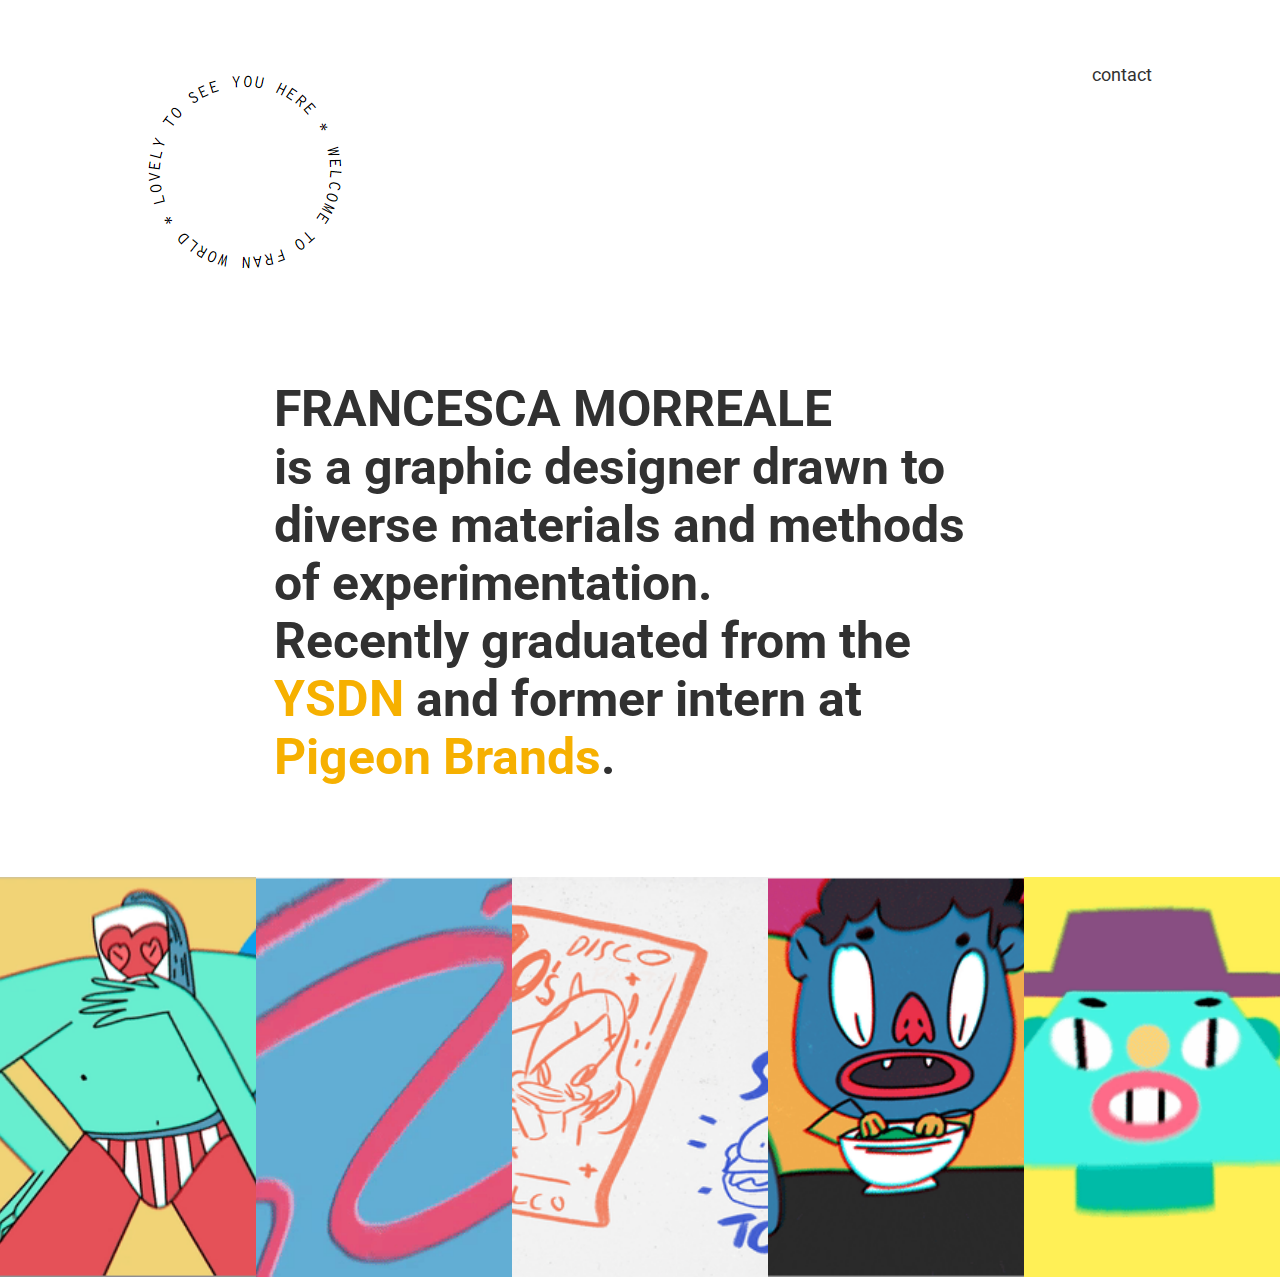
<file: index.html>
<!DOCTYPE html>
<html>
  <head>
    <title>Fran World</title>
    <meta charset="UTF-8">
    <meta name="description" content="Francesca Morreale. Graphic Designer in Hamilton, ON.">
    <meta name="keywords" content="UI,UX,Designer,Hamilton">
    <meta name="author" content="Francesca Morreale">
    <meta name="viewport" content="width=device-width, initial-scale=1.0">
    <link href="https://fonts.googleapis.com/css?family=IBM+Plex+Sans:400,500,500i,700,700i" rel="stylesheet">
    <link href="https://fonts.googleapis.com/css?family=IBM+Plex+Sans:400,500,500i,700,700i|Roboto" rel="stylesheet">
    <link href="https://fonts.googleapis.com/css?family=Overpass+Mono" rel="stylesheet">
    <link rel="stylesheet" type="text/css" href="styles.css"> 
  </head>
  <body>
    <section class="home-container">
      <header class="home-container-nav">
        <div class="spinner">
          <img src="assets/spinner.PNG"/>
        </div>
        <div class="nav"><a href="/contact">contact</a></div>
      </header>

      <div class="hello">
        <h1 class="name">Francesca Morreale</h1>
        <h1 class="description">is a graphic designer drawn to diverse materials and methods of experimentation.</h1>
        <h1 class="description">Recently graduated from the <span class="special">YSDN</span> and former intern at <span class="special">Pigeon Brands</span>.</h1>
      </div>
    </section>

    <section class="case-studies">
      <div onclick="location.href = '/casestudies/1';" class="case-study-wrapper" data-cs="1"><div data-cs="1" class="case-study"></div></div>
      <div onclick="location.href = '/casestudies/2';" class="case-study-wrapper" data-cs="2"><div data-cs="2" class="case-study"></div></div>
      <div onclick="location.href = '/casestudies/3';" class="case-study-wrapper" data-cs="3"><div data-cs="3" class="case-study"></div></div>
      <div onclick="location.href = '/casestudies/4';" class="case-study-wrapper" data-cs="4"><div data-cs="4" class="case-study"></div></div>
      <div onclick="location.href = '/casestudies/5';" class="case-study-wrapper" data-cs="5"><div data-cs="5" class="case-study"></div></div>
    </section>

    <!-- 3rd party JS Libraries -->
    <script src="https://cdnjs.cloudflare.com/ajax/libs/jquery/3.3.1/jquery.min.js"></script>
    <script src="index.js"></script> 
    
  </body>
</html>
</file>
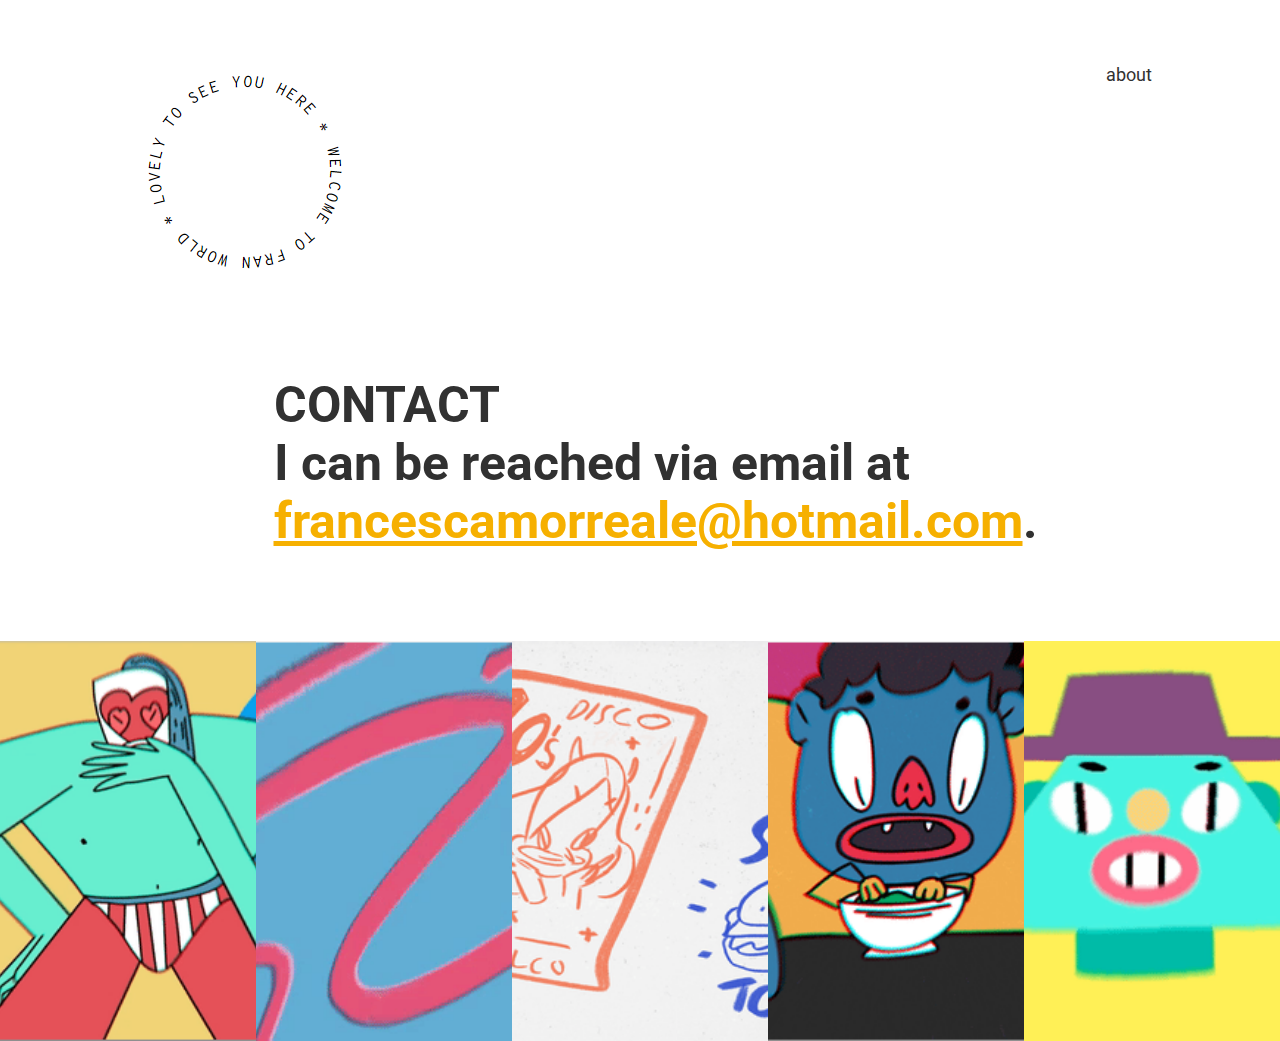
<file: contact/index.html>
<html>
  <head>
    <title>Fran World - Contact</title>
    <meta charset="UTF-8">
    <meta name="description" content="Francesca Morreale. Graphic Designer in Hamilton, ON.">
    <meta name="keywords" content="UI,UX,Designer,Hamilton">
    <meta name="author" content="Francesca Morreale">
    <meta name="viewport" content="width=device-width, initial-scale=1.0">
    <link href="https://fonts.googleapis.com/css?family=IBM+Plex+Sans:400,500,500i,700,700i" rel="stylesheet">
    <link href="https://fonts.googleapis.com/css?family=IBM+Plex+Sans:400,500,500i,700,700i|Roboto" rel="stylesheet">
    <link href="https://fonts.googleapis.com/css?family=Overpass+Mono" rel="stylesheet">
    <link rel="stylesheet" type="text/css" href="../styles.css"> 
  </head>
  <body>
    <section class="home-container">
      <header class="home-container-nav">
        <div class="spinner">
          <img src="../assets/spinner.PNG"/>
        </div>
        <div class="nav"><a href="/">about</a></div>
      </header>

      <div class="hello">
        <h1 class="name">Contact</h1>
        <h1 class="description">I can be reached via email at <a class="special" href="mailto:francescamorreale@hotmail.com?Subject=Hello!" target="_top">francescamorreale@hotmail.com</a>.</h1>
      </div>
    </section>

    <section class="case-studies">
      <div onclick="location.href = '/casestudies/1';" class="case-study-wrapper" data-cs="1"><div data-cs="1" class="case-study"></div></div>
      <div onclick="location.href = '/casestudies/2';" class="case-study-wrapper" data-cs="2"><div data-cs="2" class="case-study"></div></div>
      <div onclick="location.href = '/casestudies/3';" class="case-study-wrapper" data-cs="3"><div data-cs="3" class="case-study"></div></div>
      <div onclick="location.href = '/casestudies/4';" class="case-study-wrapper" data-cs="4"><div data-cs="4" class="case-study"></div></div>
      <div onclick="location.href = '/casestudies/5';" class="case-study-wrapper" data-cs="5"><div data-cs="5" class="case-study"></div></div>
    </section>

    <!-- 3rd party JS Libraries -->
    <script src="https://cdnjs.cloudflare.com/ajax/libs/jquery/3.3.1/jquery.min.js"></script>
    <script src="../index.js"/> 
    
  </body>
</html>
</file>
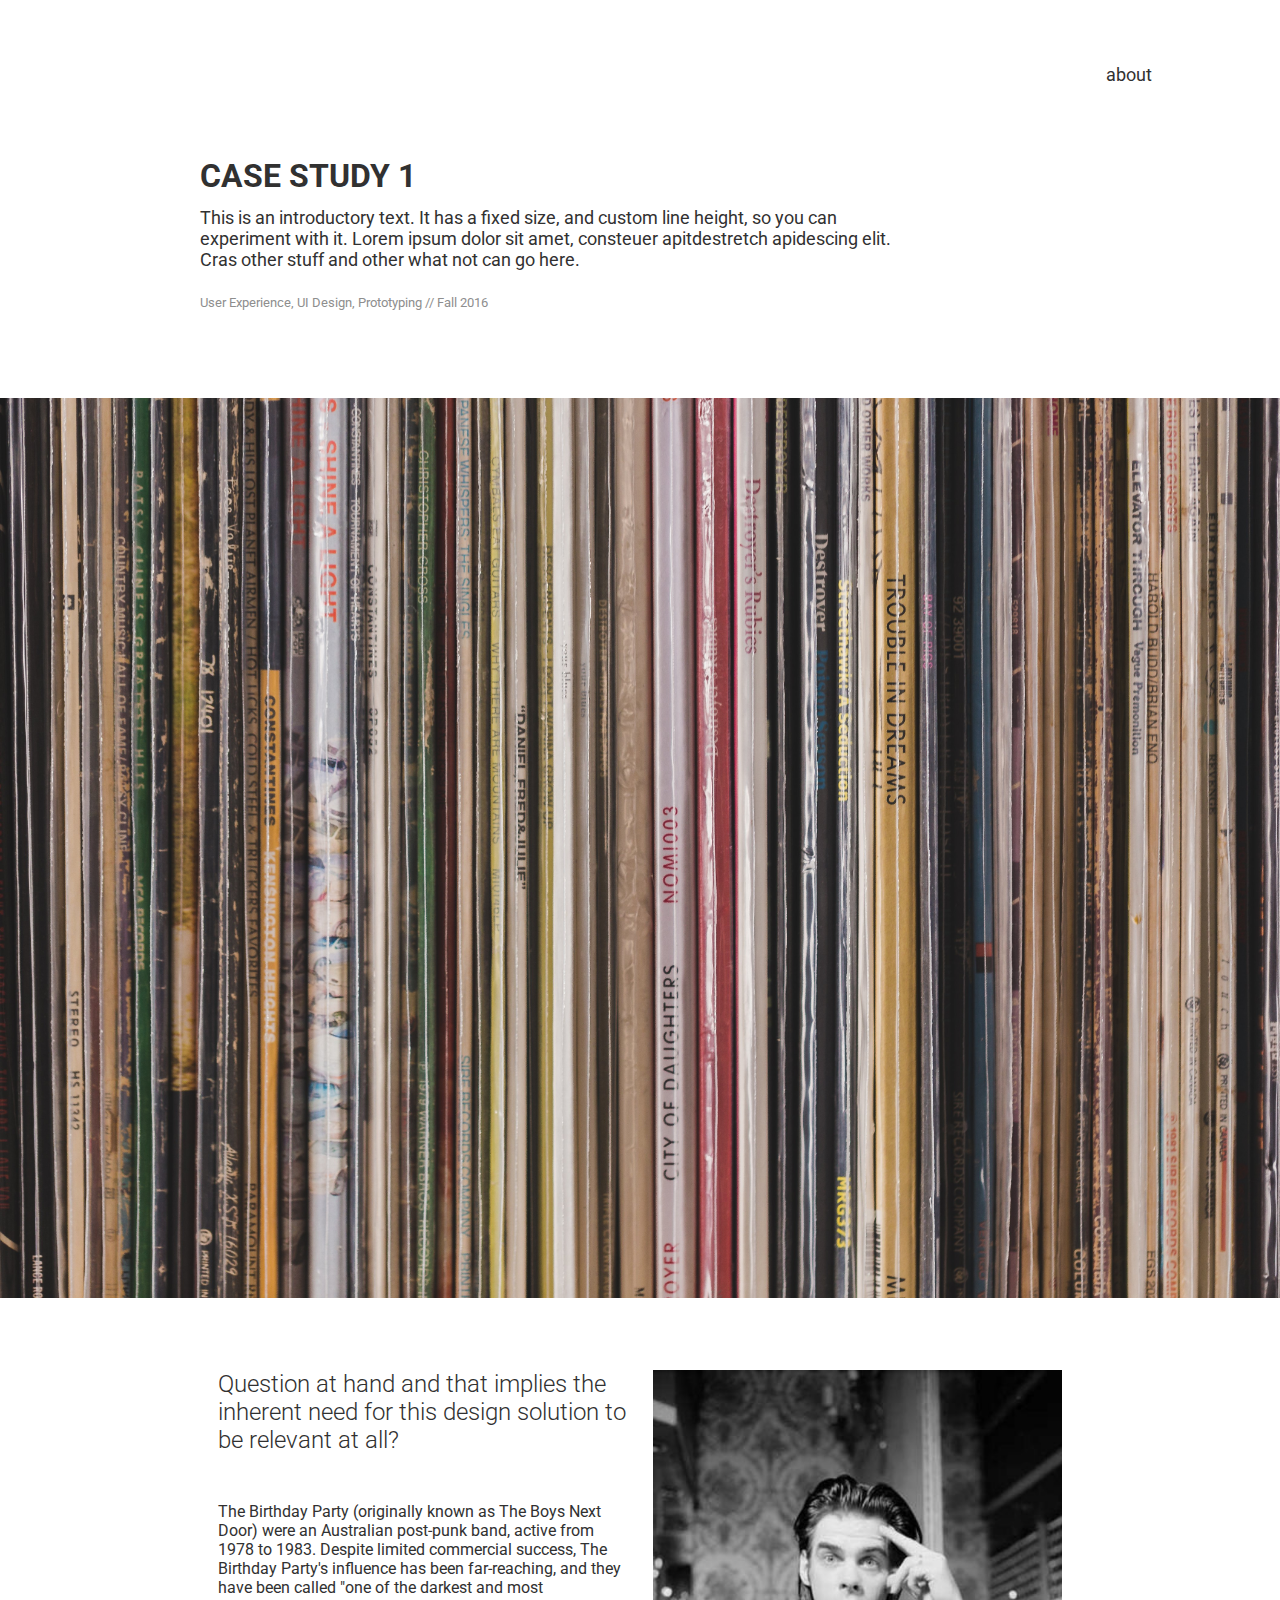
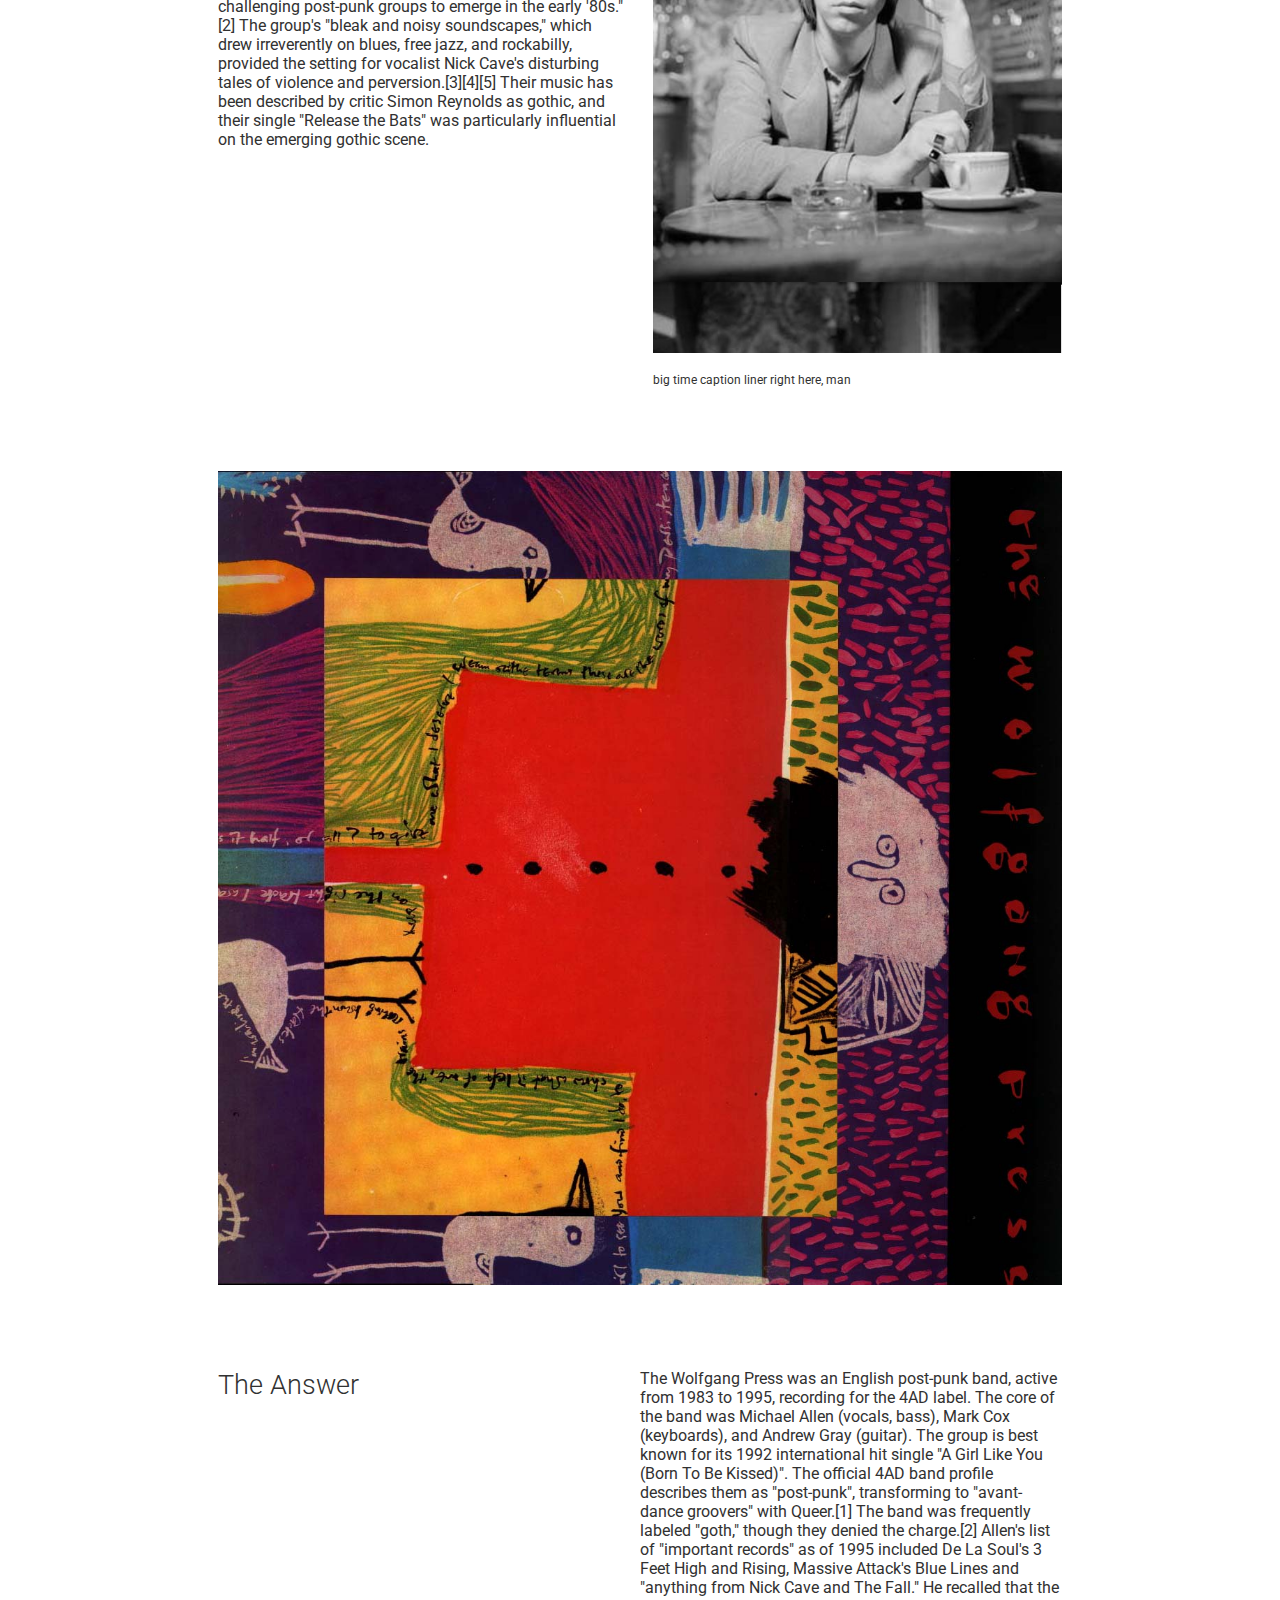
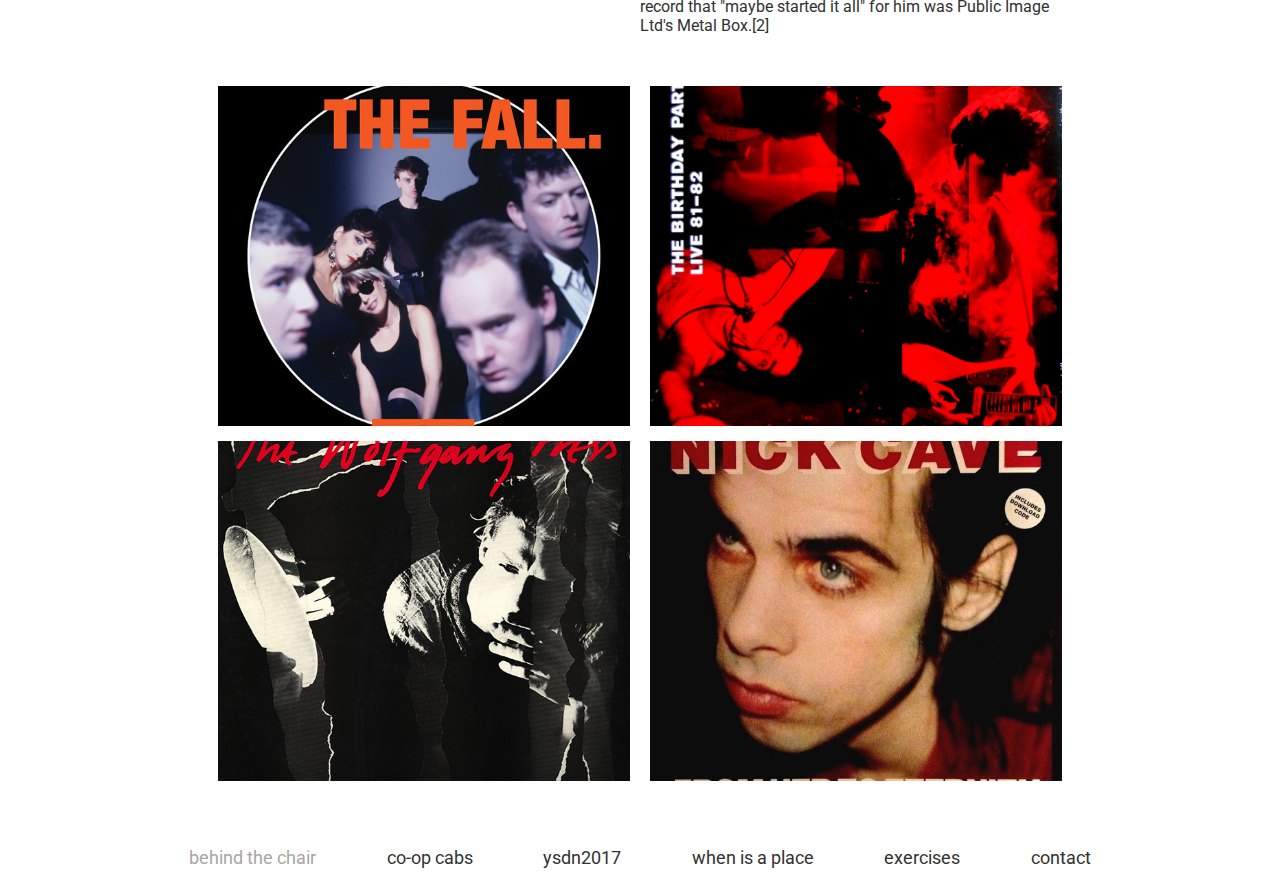
<file: casestudies/1/index.html>
<html>
  <head>
    <title>Fran World</title>
    <meta charset="UTF-8">
    <meta name="description" content="Francesca Morreale. Graphic Designer in Hamilton, ON.">
    <meta name="keywords" content="UI,UX,Designer,Hamilton">
    <meta name="author" content="Francesca Morreale">
    <meta name="viewport" content="width=device-width, initial-scale=1.0">
    <link href="https://fonts.googleapis.com/css?family=IBM+Plex+Sans:200,400,500,500i,700,700i" rel="stylesheet">
    <link href="https://fonts.googleapis.com/css?family=IBM+Plex+Sans:200,400,500,500i,700,700i|Roboto" rel="stylesheet">
    <link href="https://fonts.googleapis.com/css?family=Overpass+Mono" rel="stylesheet">
    <link rel="stylesheet" type="text/css" href="../../styles.css"> 

  </head>
  <body>
    <section class="home-container">
      <header class="home-container-nav">
        <div class="nav dummy"></div>
        <div class="nav"><a href="/">about</a></div>
      </header>

      <div class="case-study-header-container">
        <h1 class="case-study-title">Case Study 1</h1>
        <div class="case-study-description">This is an introductory text. It has a fixed size, and custom line height, so you can experiment with it. Lorem ipsum dolor sit amet, consteuer apitdestretch apidescing elit. Cras other stuff and other what not can go here. </div>
        <div class="case-study-meta">User Experience, UI Design, Prototyping // Fall 2016</div>
      </div>
    </section>

    <section class="case-study-big-image case-study-big-image-1"></section>

    <div class="case-study-inner-margin">

      <section class="case-study-prose">
        <div class="case-study-prose-left">
          <h2>Question at hand and that implies the inherent need for this design solution to be relevant at all?</h2>
          <div>The Birthday Party (originally known as The Boys Next Door) were an Australian post-punk band, active from 1978 to 1983. Despite limited commercial success, The Birthday Party's influence has been far-reaching, and they have been called "one of the darkest and most challenging post-punk groups to emerge in the early '80s."[2] The group's "bleak and noisy soundscapes," which drew irreverently on blues, free jazz, and rockabilly, provided the setting for vocalist Nick Cave's disturbing tales of violence and perversion.[3][4][5] Their music has been described by critic Simon Reynolds as gothic, and their single "Release the Bats" was particularly influential on the emerging gothic scene.</div>
        </div>
        <div class="case-study-prose-right">
          <img src="../../assets/casestudies/1/long.jpg"></img>
          <div class="case-study-prose-long-image-caption">big time caption liner right here, man</div>
        </div>
      </section>

      <section class="case-study-third">
        <img src="../../assets/casestudies/1/three.jpg"></img>
      </section>

      <section class="case-study-fourth">
        <div>
          <h2>The Answer<h2>
        </div>
        <div>The Wolfgang Press was an English post-punk band, active from 1983 to 1995, recording for the 4AD label. The core of the band was Michael Allen (vocals, bass), Mark Cox (keyboards), and Andrew Gray (guitar). The group is best known for its 1992 international hit single "A Girl Like You (Born To Be Kissed)". The official 4AD band profile describes them as "post-punk", transforming to "avant-dance groovers" with Queer.[1] The band was frequently labeled "goth," though they denied the charge.[2] Allen's list of "important records" as of 1995 included De La Soul's 3 Feet High and Rising, Massive Attack's Blue Lines and "anything from Nick Cave and The Fall." He recalled that the record that "maybe started it all" for him was Public Image Ltd's Metal Box.[2]</div>
      </section>

      <section class="case-study-grid">
        <div class="row">
          <div class="col case-study-grid-item case-study-grid-item-1"></div>
          <div class="col case-study-grid-item case-study-grid-item-2"></div>
        </div>
        <div class="row">
          <div class="col case-study-grid-item case-study-grid-item-3"></div>
          <div class="col case-study-grid-item case-study-grid-item-4"></div>
        </div>
      </section>
    </div>

    <footer>
      <div class="footer-item current">
        <a href="/casestudies/1">behind the chair</a>
        <a href="/casestudies/1">1</a>
      </div>
      <div class="footer-item">
        <a href="/casestudies/2">co-op cabs</a>
        <a href="/casestudies/2">2</a>
      </div>
      <div class="footer-item">
        <a href="/casestudies/3">ysdn2017</a>
        <a href="/casestudies/3">3</a>
      </div>
      <div class="footer-item">
        <a href="/casestudies/4">when is a place</a>
        <a href="/casestudies/4">4</a>
      </div>
      <div class="footer-item">
        <a href="/casestudies/5">exercises</a>
        <a href="/casestudies/5">5</a>
      </div>
      <div class="footer-item">
        <a href="/contact">contact</a>
        <a href="/contact">@</a>
      </div>
    </footer>

    <!-- 3rd party JS Libraries -->
    <script src="https://cdnjs.cloudflare.com/ajax/libs/jquery/3.3.1/jquery.min.js"></script>
    <script src="../../index.js"/> 
    
  </body>
</html>
</file>
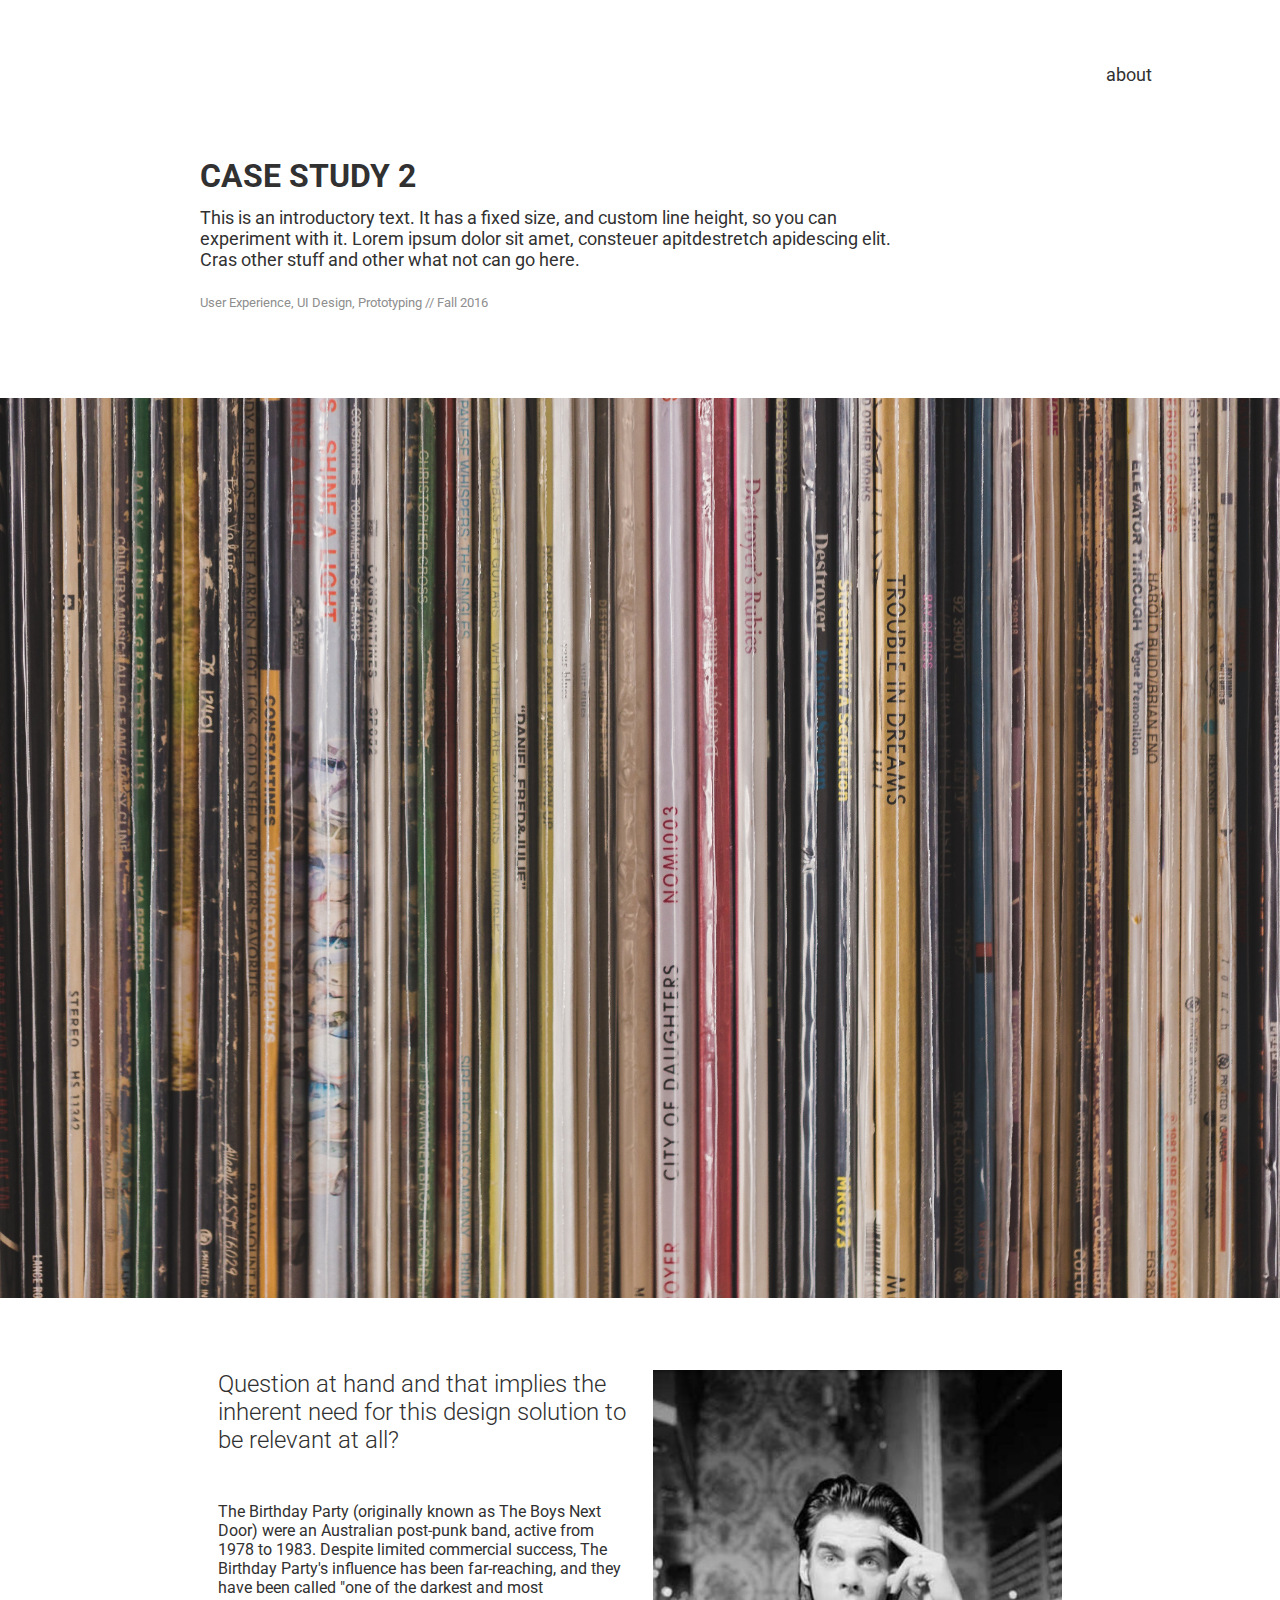
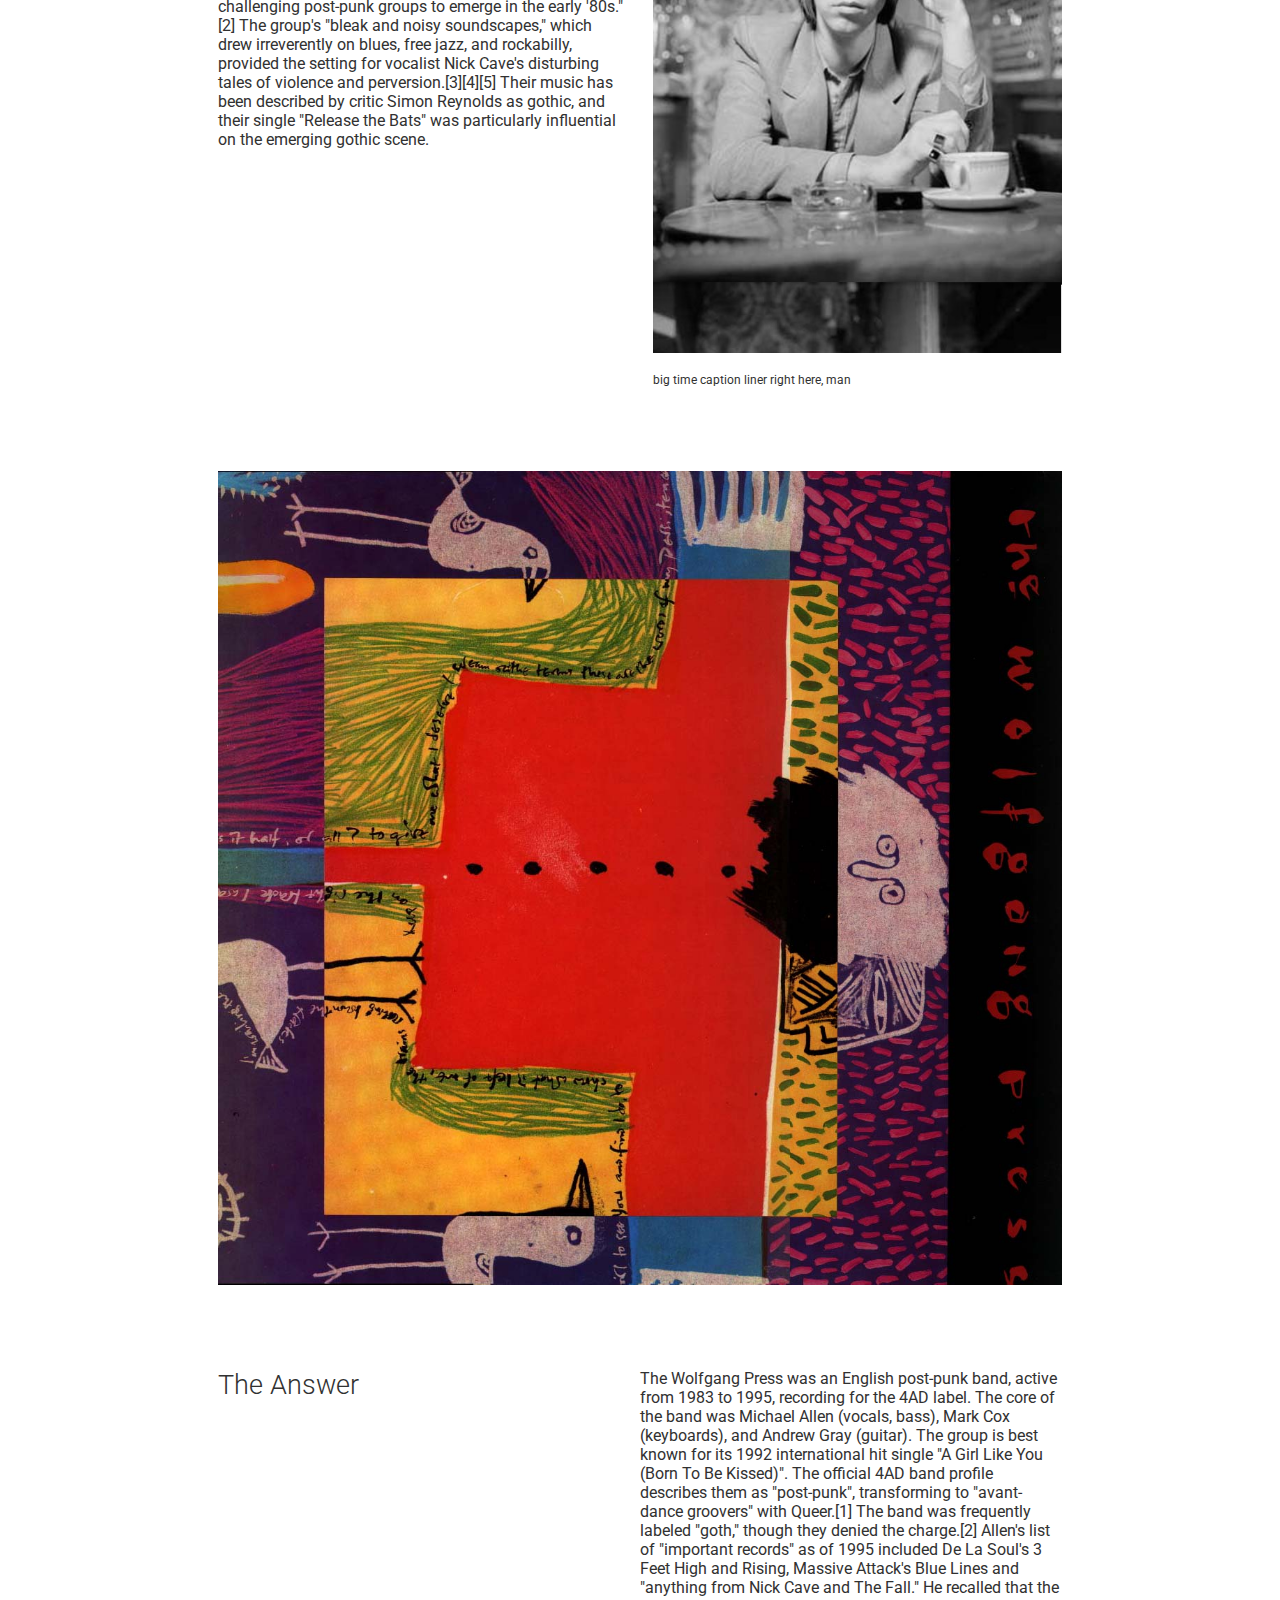
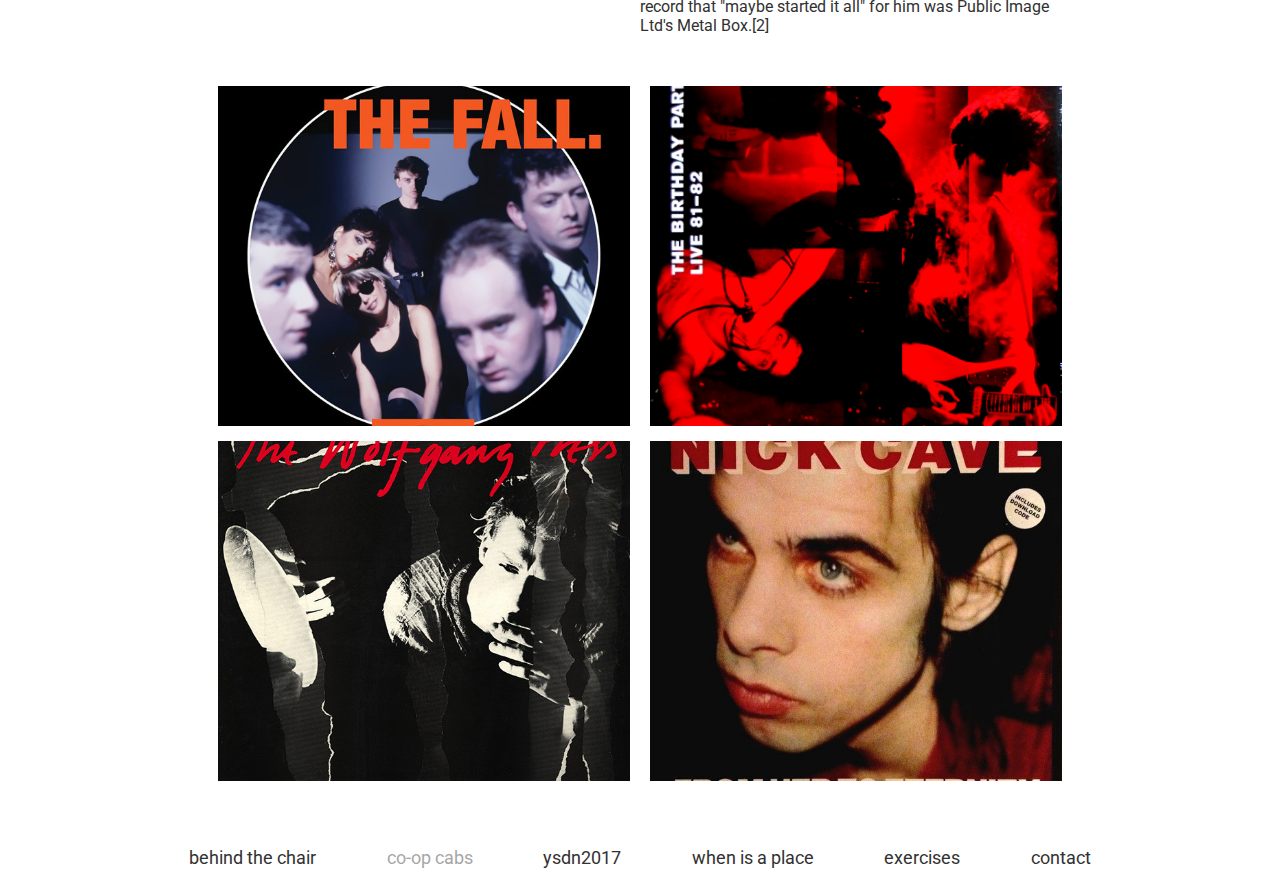
<file: casestudies/2/index.html>
<html>
  <head>
    <title>Fran World</title>
    <meta charset="UTF-8">
    <meta name="description" content="Francesca Morreale. Graphic Designer in Hamilton, ON.">
    <meta name="keywords" content="UI,UX,Designer,Hamilton">
    <meta name="author" content="Francesca Morreale">
    <meta name="viewport" content="width=device-width, initial-scale=1.0">
    <link href="https://fonts.googleapis.com/css?family=IBM+Plex+Sans:200,400,500,500i,700,700i" rel="stylesheet">
    <link href="https://fonts.googleapis.com/css?family=IBM+Plex+Sans:200,400,500,500i,700,700i|Roboto" rel="stylesheet">
    <link href="https://fonts.googleapis.com/css?family=Overpass+Mono" rel="stylesheet">
    <link rel="stylesheet" type="text/css" href="../../styles.css"> 

  </head>
  <body>
    <section class="home-container">
      <header class="home-container-nav">
        <div class="nav dummy"></div>
        <div class="nav"><a href="/">about</a></div>
      </header>

      <div class="case-study-header-container">
        <h1 class="case-study-title">Case Study 2</h1>
        <div class="case-study-description">This is an introductory text. It has a fixed size, and custom line height, so you can experiment with it. Lorem ipsum dolor sit amet, consteuer apitdestretch apidescing elit. Cras other stuff and other what not can go here. </div>
        <div class="case-study-meta">User Experience, UI Design, Prototyping // Fall 2016</div>
      </div>
    </section>

    <section class="case-study-big-image case-study-big-image-1"></section>

    <div class="case-study-inner-margin">

      <section class="case-study-prose">
        <div class="case-study-prose-left">
          <h2>Question at hand and that implies the inherent need for this design solution to be relevant at all?</h2>
          <div>The Birthday Party (originally known as The Boys Next Door) were an Australian post-punk band, active from 1978 to 1983. Despite limited commercial success, The Birthday Party's influence has been far-reaching, and they have been called "one of the darkest and most challenging post-punk groups to emerge in the early '80s."[2] The group's "bleak and noisy soundscapes," which drew irreverently on blues, free jazz, and rockabilly, provided the setting for vocalist Nick Cave's disturbing tales of violence and perversion.[3][4][5] Their music has been described by critic Simon Reynolds as gothic, and their single "Release the Bats" was particularly influential on the emerging gothic scene.</div>
        </div>
        <div class="case-study-prose-right">
          <img src="../../assets/casestudies/1/long.jpg"></img>
          <div class="case-study-prose-long-image-caption">big time caption liner right here, man</div>
        </div>
      </section>

      <section class="case-study-third">
        <img src="../../assets/casestudies/1/three.jpg"></img>
      </section>

      <section class="case-study-fourth">
        <div>
          <h2>The Answer<h2>
        </div>
        <div>The Wolfgang Press was an English post-punk band, active from 1983 to 1995, recording for the 4AD label. The core of the band was Michael Allen (vocals, bass), Mark Cox (keyboards), and Andrew Gray (guitar). The group is best known for its 1992 international hit single "A Girl Like You (Born To Be Kissed)". The official 4AD band profile describes them as "post-punk", transforming to "avant-dance groovers" with Queer.[1] The band was frequently labeled "goth," though they denied the charge.[2] Allen's list of "important records" as of 1995 included De La Soul's 3 Feet High and Rising, Massive Attack's Blue Lines and "anything from Nick Cave and The Fall." He recalled that the record that "maybe started it all" for him was Public Image Ltd's Metal Box.[2]</div>
      </section>

      <section class="case-study-grid">
        <div class="row">
          <div class="col case-study-grid-item case-study-grid-item-1"></div>
          <div class="col case-study-grid-item case-study-grid-item-2"></div>
        </div>
        <div class="row">
          <div class="col case-study-grid-item case-study-grid-item-3"></div>
          <div class="col case-study-grid-item case-study-grid-item-4"></div>
        </div>
      </section>
    </div>

    <footer>
      <div class="footer-item">
        <a href="/casestudies/1">behind the chair</a>
        <a href="/casestudies/1">1</a>
      </div>
      <div class="footer-item current">
        <a href="/casestudies/2">co-op cabs</a>
        <a href="/casestudies/2">2</a>
      </div>
      <div class="footer-item">
        <a href="/casestudies/3">ysdn2017</a>
        <a href="/casestudies/3">3</a>
      </div>
      <div class="footer-item">
        <a href="/casestudies/4">when is a place</a>
        <a href="/casestudies/4">4</a>
      </div>
      <div class="footer-item">
        <a href="/casestudies/5">exercises</a>
        <a href="/casestudies/5">5</a>
      </div>
      <div class="footer-item">
        <a href="/contact">contact</a>
        <a href="/contact">@</a>
      </div>
    </footer>

    <!-- 3rd party JS Libraries -->
    <script src="https://cdnjs.cloudflare.com/ajax/libs/jquery/3.3.1/jquery.min.js"></script>
    <script src="../../index.js"/> 
    
  </body>
</html>
</file>
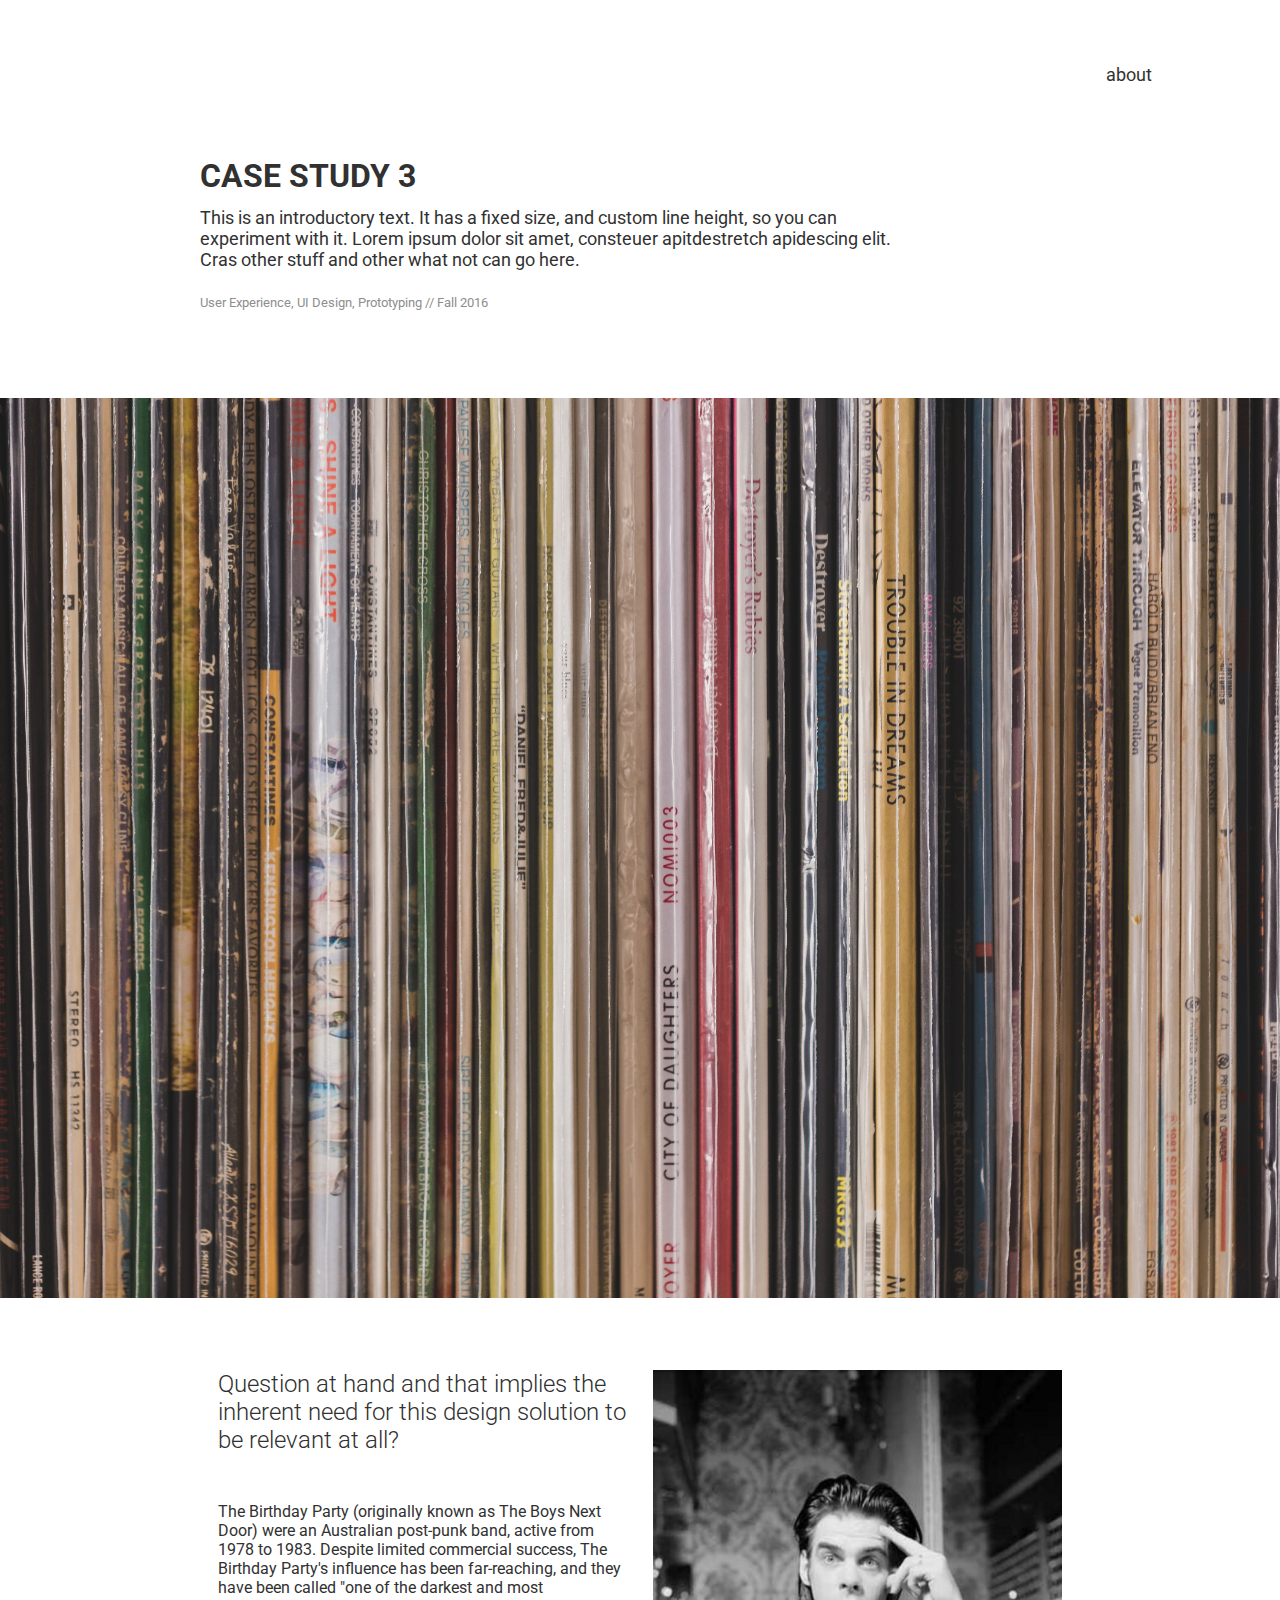
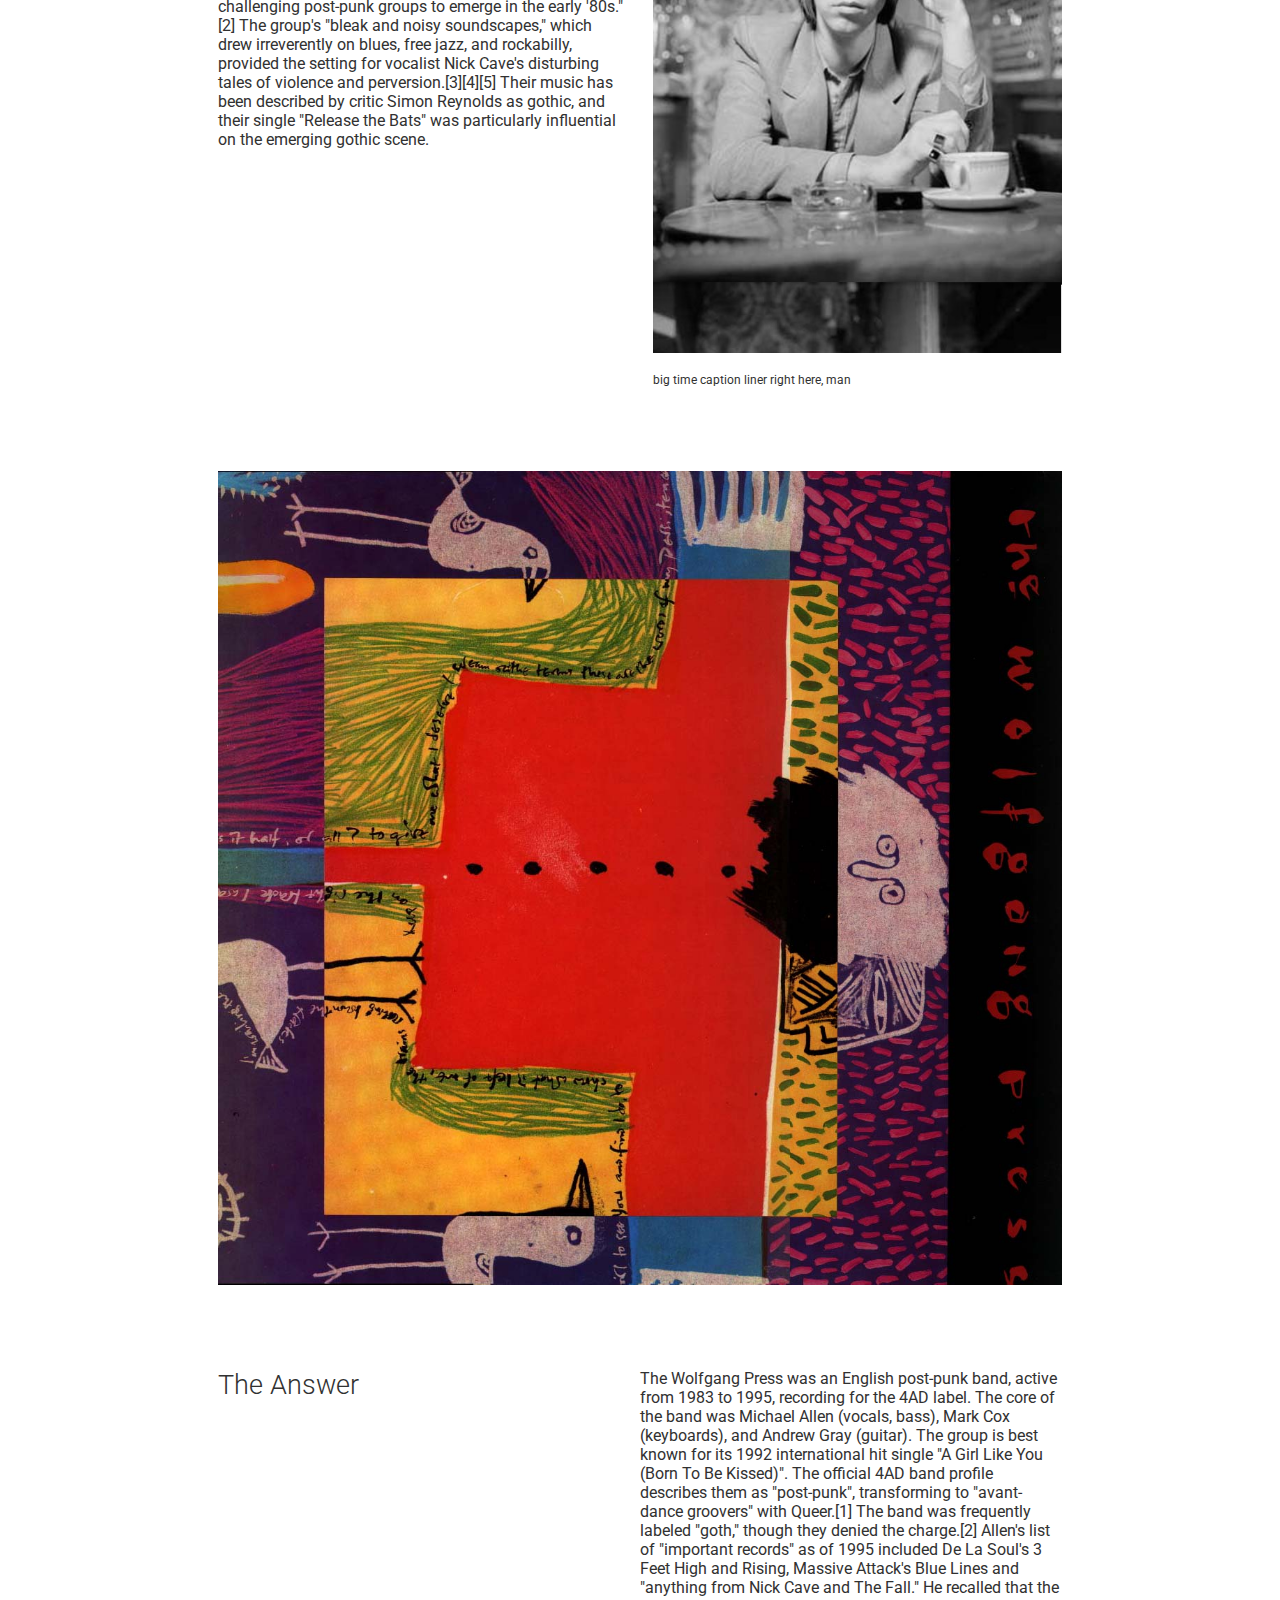
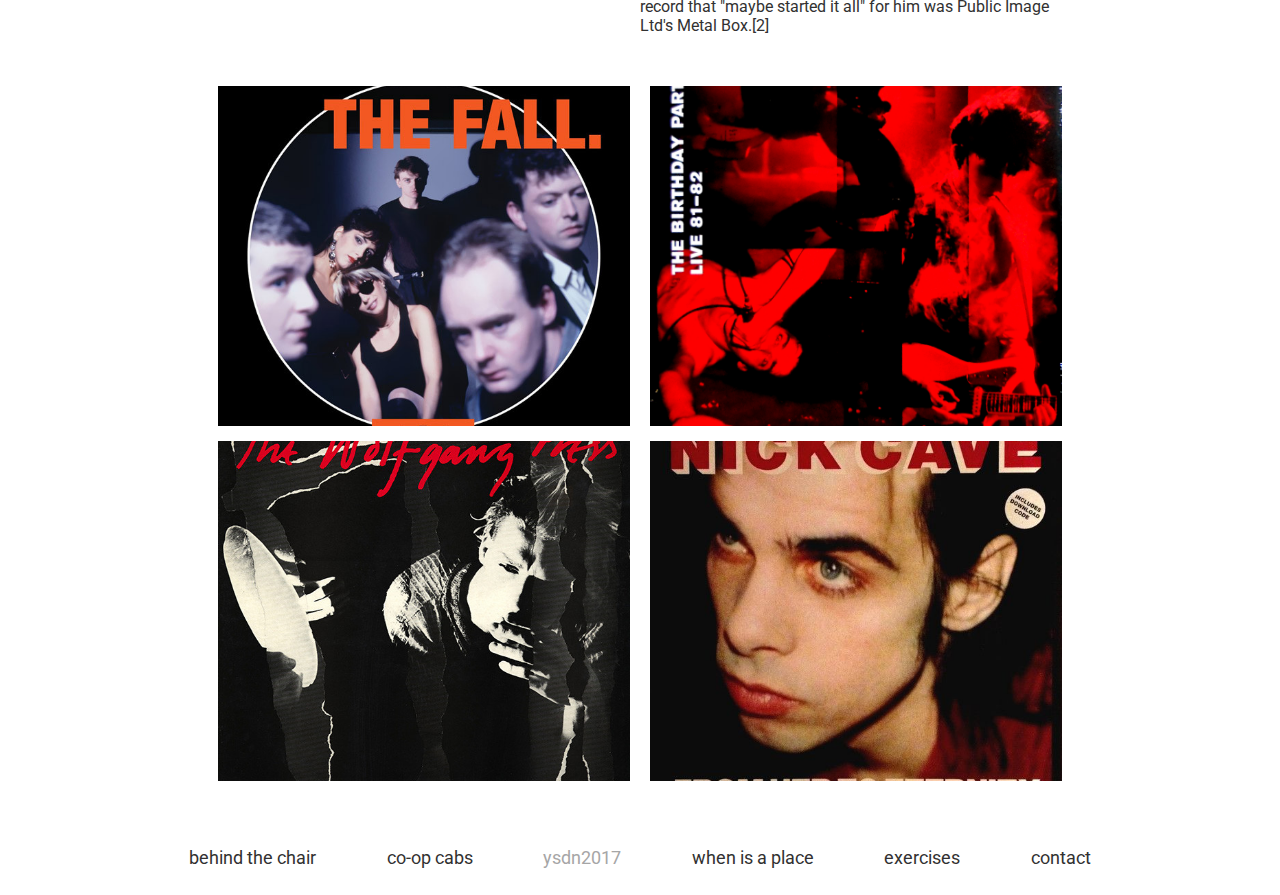
<file: casestudies/3/index.html>
<html>
  <head>
    <title>Fran World</title>
    <meta charset="UTF-8">
    <meta name="description" content="Francesca Morreale. Graphic Designer in Hamilton, ON.">
    <meta name="keywords" content="UI,UX,Designer,Hamilton">
    <meta name="author" content="Francesca Morreale">
    <meta name="viewport" content="width=device-width, initial-scale=1.0">
    <link href="https://fonts.googleapis.com/css?family=IBM+Plex+Sans:200,400,500,500i,700,700i" rel="stylesheet">
    <link href="https://fonts.googleapis.com/css?family=IBM+Plex+Sans:200,400,500,500i,700,700i|Roboto" rel="stylesheet">
    <link href="https://fonts.googleapis.com/css?family=Overpass+Mono" rel="stylesheet">
    <link rel="stylesheet" type="text/css" href="../../styles.css"> 

  </head>
  <body>
    <section class="home-container">
      <header class="home-container-nav">
        <div class="nav dummy"></div>
        <div class="nav"><a href="/">about</a></div>
      </header>

      <div class="case-study-header-container">
        <h1 class="case-study-title">Case Study 3</h1>
        <div class="case-study-description">This is an introductory text. It has a fixed size, and custom line height, so you can experiment with it. Lorem ipsum dolor sit amet, consteuer apitdestretch apidescing elit. Cras other stuff and other what not can go here. </div>
        <div class="case-study-meta">User Experience, UI Design, Prototyping // Fall 2016</div>
      </div>
    </section>

    <section class="case-study-big-image case-study-big-image-1"></section>

    <div class="case-study-inner-margin">

      <section class="case-study-prose">
        <div class="case-study-prose-left">
          <h2>Question at hand and that implies the inherent need for this design solution to be relevant at all?</h2>
          <div>The Birthday Party (originally known as The Boys Next Door) were an Australian post-punk band, active from 1978 to 1983. Despite limited commercial success, The Birthday Party's influence has been far-reaching, and they have been called "one of the darkest and most challenging post-punk groups to emerge in the early '80s."[2] The group's "bleak and noisy soundscapes," which drew irreverently on blues, free jazz, and rockabilly, provided the setting for vocalist Nick Cave's disturbing tales of violence and perversion.[3][4][5] Their music has been described by critic Simon Reynolds as gothic, and their single "Release the Bats" was particularly influential on the emerging gothic scene.</div>
        </div>
        <div class="case-study-prose-right">
          <img src="../../assets/casestudies/1/long.jpg"></img>
          <div class="case-study-prose-long-image-caption">big time caption liner right here, man</div>
        </div>
      </section>

      <section class="case-study-third">
        <img src="../../assets/casestudies/1/three.jpg"></img>
      </section>

      <section class="case-study-fourth">
        <div>
          <h2>The Answer<h2>
        </div>
        <div>The Wolfgang Press was an English post-punk band, active from 1983 to 1995, recording for the 4AD label. The core of the band was Michael Allen (vocals, bass), Mark Cox (keyboards), and Andrew Gray (guitar). The group is best known for its 1992 international hit single "A Girl Like You (Born To Be Kissed)". The official 4AD band profile describes them as "post-punk", transforming to "avant-dance groovers" with Queer.[1] The band was frequently labeled "goth," though they denied the charge.[2] Allen's list of "important records" as of 1995 included De La Soul's 3 Feet High and Rising, Massive Attack's Blue Lines and "anything from Nick Cave and The Fall." He recalled that the record that "maybe started it all" for him was Public Image Ltd's Metal Box.[2]</div>
      </section>

      <section class="case-study-grid">
        <div class="row">
          <div class="col case-study-grid-item case-study-grid-item-1"></div>
          <div class="col case-study-grid-item case-study-grid-item-2"></div>
        </div>
        <div class="row">
          <div class="col case-study-grid-item case-study-grid-item-3"></div>
          <div class="col case-study-grid-item case-study-grid-item-4"></div>
        </div>
      </section>
    </div>

    <footer>
      <div class="footer-item">
        <a href="/casestudies/1">behind the chair</a>
        <a href="/casestudies/1">1</a>
      </div>
      <div class="footer-item">
        <a href="/casestudies/2">co-op cabs</a>
        <a href="/casestudies/2">2</a>
      </div>
      <div class="footer-item current">
        <a href="/casestudies/3">ysdn2017</a>
        <a href="/casestudies/3">3</a>
      </div>
      <div class="footer-item">
        <a href="/casestudies/4">when is a place</a>
        <a href="/casestudies/4">4</a>
      </div>
      <div class="footer-item">
        <a href="/casestudies/5">exercises</a>
        <a href="/casestudies/5">5</a>
      </div>
      <div class="footer-item">
        <a href="/contact">contact</a>
        <a href="/contact">@</a>
      </div>
    </footer>

    <!-- 3rd party JS Libraries -->
    <script src="https://cdnjs.cloudflare.com/ajax/libs/jquery/3.3.1/jquery.min.js"></script>
    <script src="../../index.js"/> 
    
  </body>
</html>
</file>
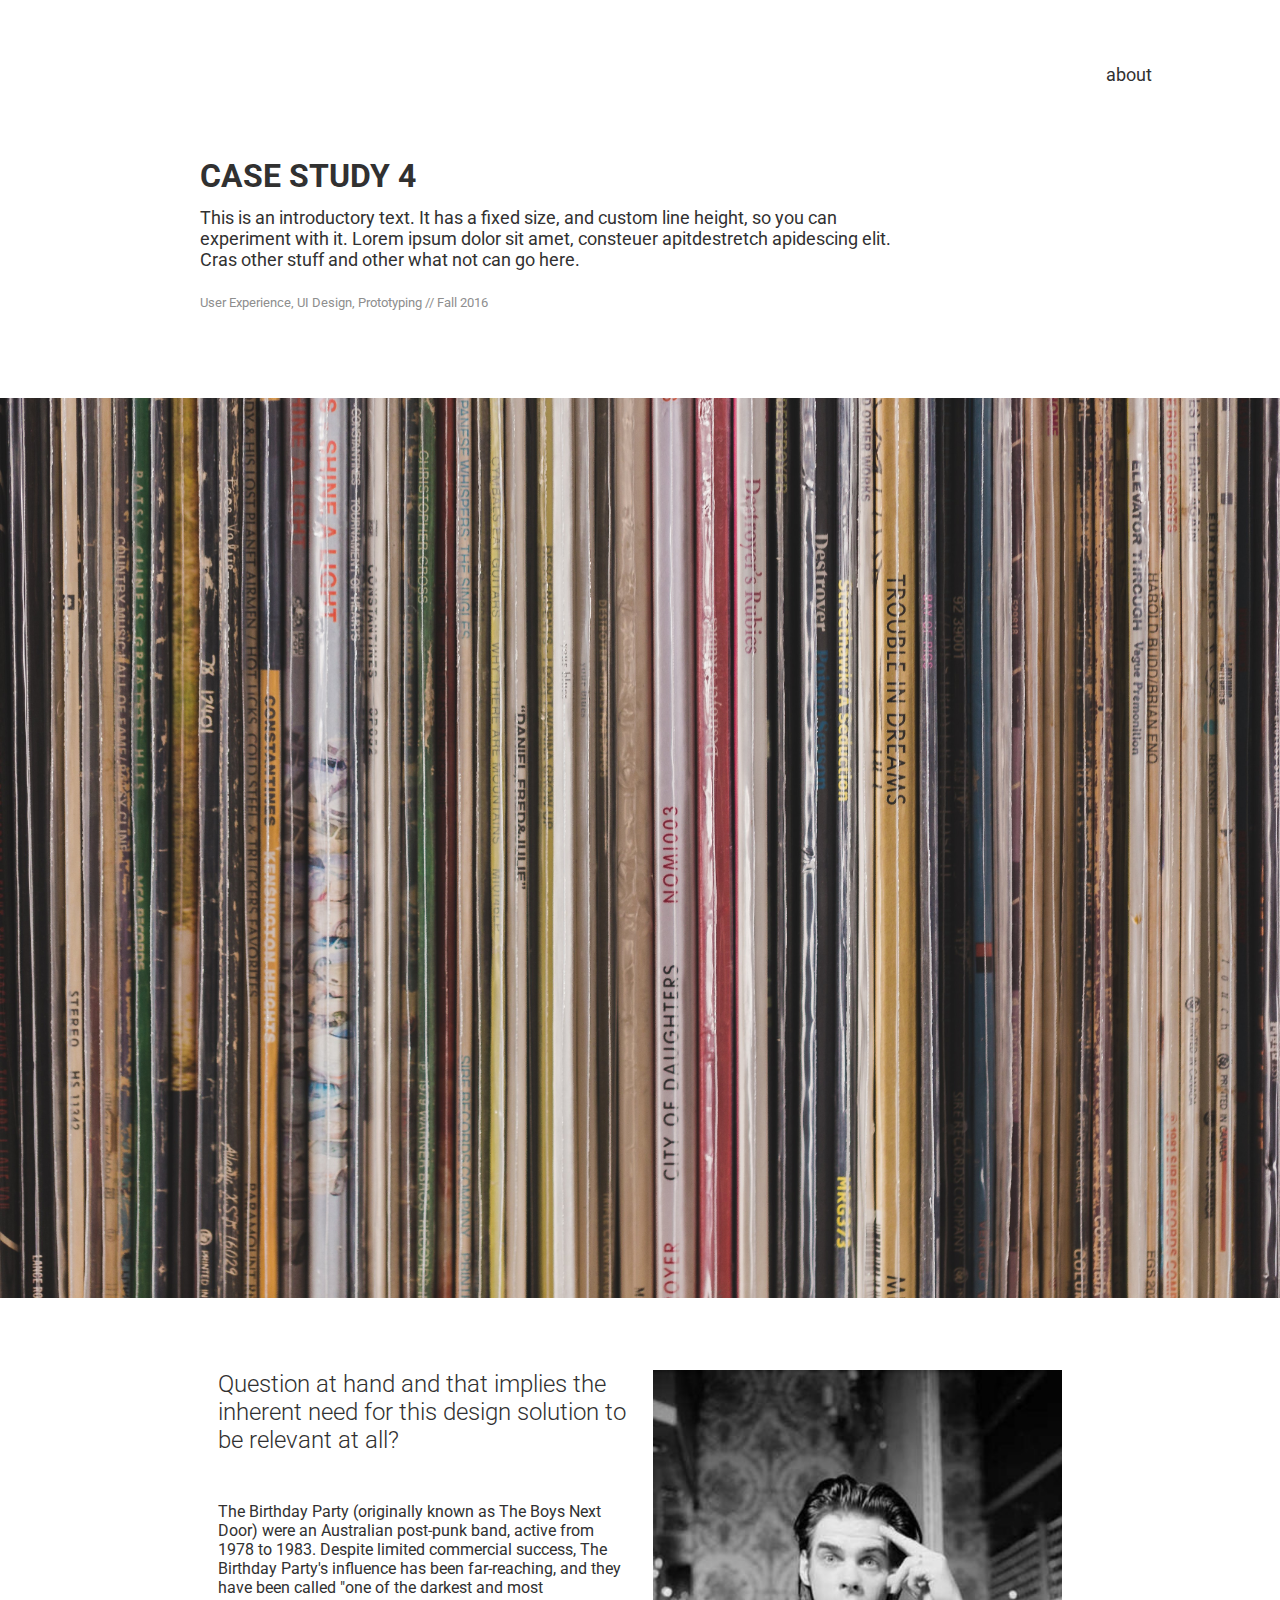
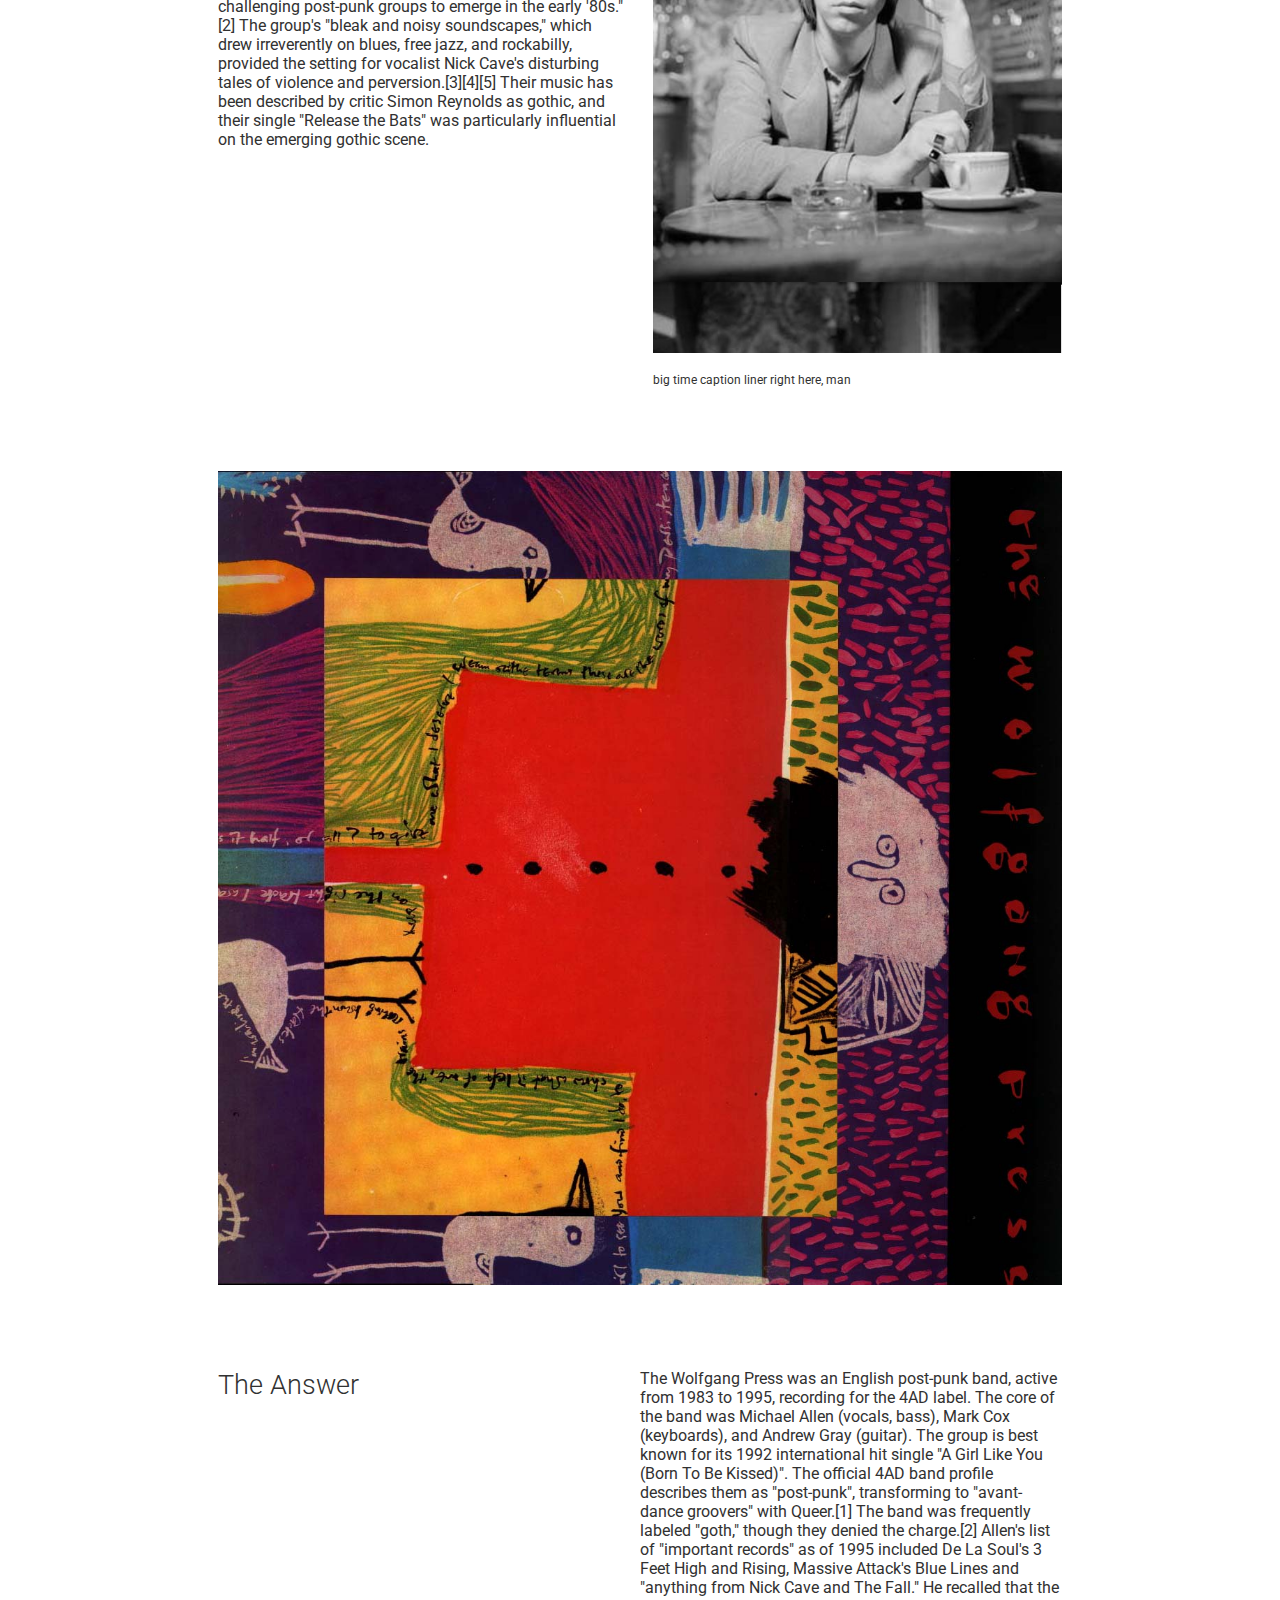
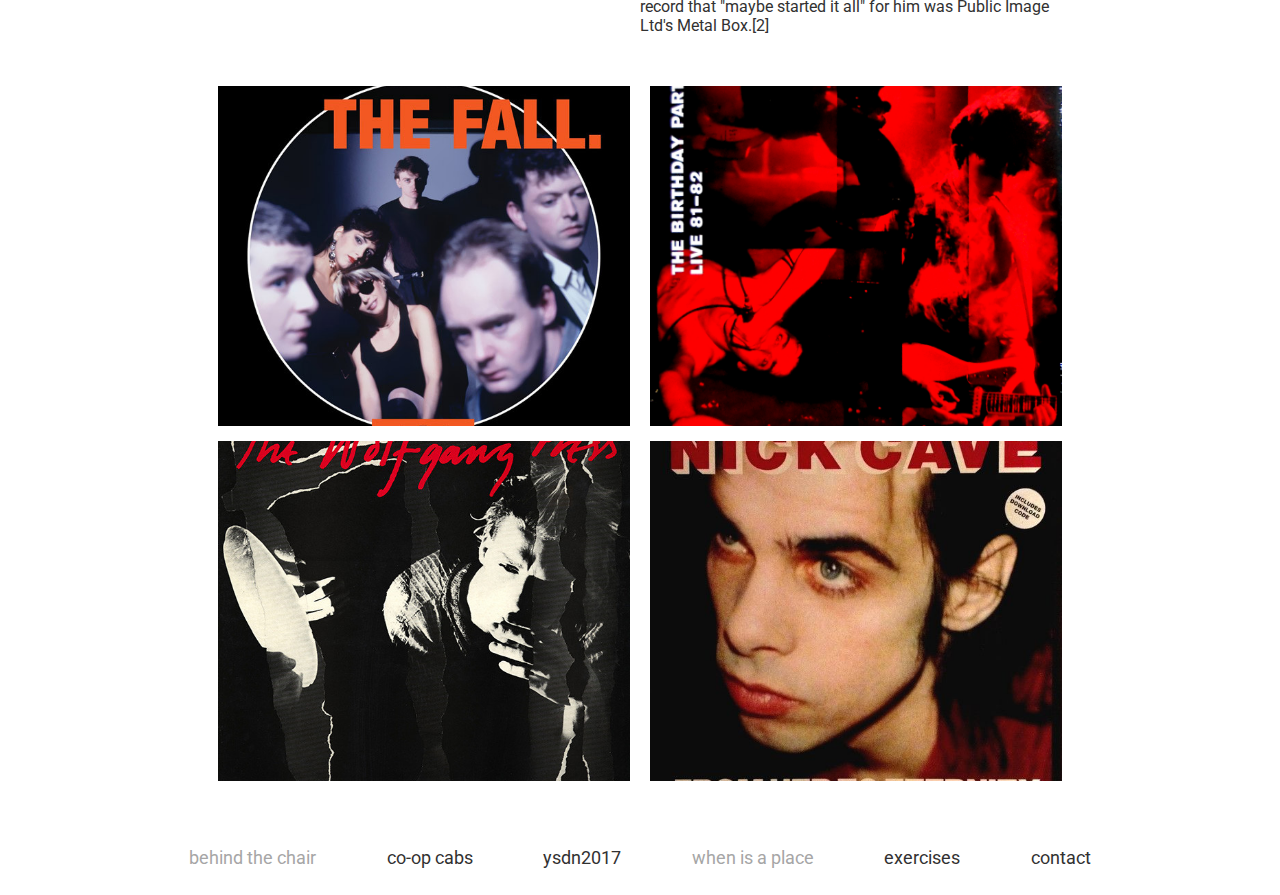
<file: casestudies/4/index.html>
<html>
  <head>
    <title>Fran World</title>
    <meta charset="UTF-8">
    <meta name="description" content="Francesca Morreale. Graphic Designer in Hamilton, ON.">
    <meta name="keywords" content="UI,UX,Designer,Hamilton">
    <meta name="author" content="Francesca Morreale">
    <meta name="viewport" content="width=device-width, initial-scale=1.0">
    <link href="https://fonts.googleapis.com/css?family=IBM+Plex+Sans:200,400,500,500i,700,700i" rel="stylesheet">
    <link href="https://fonts.googleapis.com/css?family=IBM+Plex+Sans:200,400,500,500i,700,700i|Roboto" rel="stylesheet">
    <link href="https://fonts.googleapis.com/css?family=Overpass+Mono" rel="stylesheet">
    <link rel="stylesheet" type="text/css" href="../../styles.css"> 

  </head>
  <body>
    <section class="home-container">
      <header class="home-container-nav">
        <div class="nav dummy"></div>
        <div class="nav"><a href="/">about</a></div>
      </header>

      <div class="case-study-header-container">
        <h1 class="case-study-title">Case Study 4</h1>
        <div class="case-study-description">This is an introductory text. It has a fixed size, and custom line height, so you can experiment with it. Lorem ipsum dolor sit amet, consteuer apitdestretch apidescing elit. Cras other stuff and other what not can go here. </div>
        <div class="case-study-meta">User Experience, UI Design, Prototyping // Fall 2016</div>
      </div>
    </section>

    <section class="case-study-big-image case-study-big-image-1"></section>

    <div class="case-study-inner-margin">

      <section class="case-study-prose">
        <div class="case-study-prose-left">
          <h2>Question at hand and that implies the inherent need for this design solution to be relevant at all?</h2>
          <div>The Birthday Party (originally known as The Boys Next Door) were an Australian post-punk band, active from 1978 to 1983. Despite limited commercial success, The Birthday Party's influence has been far-reaching, and they have been called "one of the darkest and most challenging post-punk groups to emerge in the early '80s."[2] The group's "bleak and noisy soundscapes," which drew irreverently on blues, free jazz, and rockabilly, provided the setting for vocalist Nick Cave's disturbing tales of violence and perversion.[3][4][5] Their music has been described by critic Simon Reynolds as gothic, and their single "Release the Bats" was particularly influential on the emerging gothic scene.</div>
        </div>
        <div class="case-study-prose-right">
          <img src="../../assets/casestudies/1/long.jpg"></img>
          <div class="case-study-prose-long-image-caption">big time caption liner right here, man</div>
        </div>
      </section>

      <section class="case-study-third">
        <img src="../../assets/casestudies/1/three.jpg"></img>
      </section>

      <section class="case-study-fourth">
        <div>
          <h2>The Answer<h2>
        </div>
        <div>The Wolfgang Press was an English post-punk band, active from 1983 to 1995, recording for the 4AD label. The core of the band was Michael Allen (vocals, bass), Mark Cox (keyboards), and Andrew Gray (guitar). The group is best known for its 1992 international hit single "A Girl Like You (Born To Be Kissed)". The official 4AD band profile describes them as "post-punk", transforming to "avant-dance groovers" with Queer.[1] The band was frequently labeled "goth," though they denied the charge.[2] Allen's list of "important records" as of 1995 included De La Soul's 3 Feet High and Rising, Massive Attack's Blue Lines and "anything from Nick Cave and The Fall." He recalled that the record that "maybe started it all" for him was Public Image Ltd's Metal Box.[2]</div>
      </section>

      <section class="case-study-grid">
        <div class="row">
          <div class="col case-study-grid-item case-study-grid-item-1"></div>
          <div class="col case-study-grid-item case-study-grid-item-2"></div>
        </div>
        <div class="row">
          <div class="col case-study-grid-item case-study-grid-item-3"></div>
          <div class="col case-study-grid-item case-study-grid-item-4"></div>
        </div>
      </section>
    </div>

    <footer>
      <div class="footer-item current">
        <a href="/casestudies/1">behind the chair</a>
        <a href="/casestudies/1">1</a>
      </div>
      <div class="footer-item">
        <a href="/casestudies/2">co-op cabs</a>
        <a href="/casestudies/2">2</a>
      </div>
      <div class="footer-item">
        <a href="/casestudies/3">ysdn2017</a>
        <a href="/casestudies/3">3</a>
      </div>
      <div class="footer-item current">
        <a href="/casestudies/4">when is a place</a>
        <a href="/casestudies/4">4</a>
      </div>
      <div class="footer-item">
        <a href="/casestudies/5">exercises</a>
        <a href="/casestudies/5">5</a>
      </div>
      <div class="footer-item">
        <a href="/contact">contact</a>
        <a href="/contact">@</a>
      </div>
    </footer>

    <!-- 3rd party JS Libraries -->
    <script src="https://cdnjs.cloudflare.com/ajax/libs/jquery/3.3.1/jquery.min.js"></script>
    <script src="../../index.js"/> 
    
  </body>
</html>
</file>
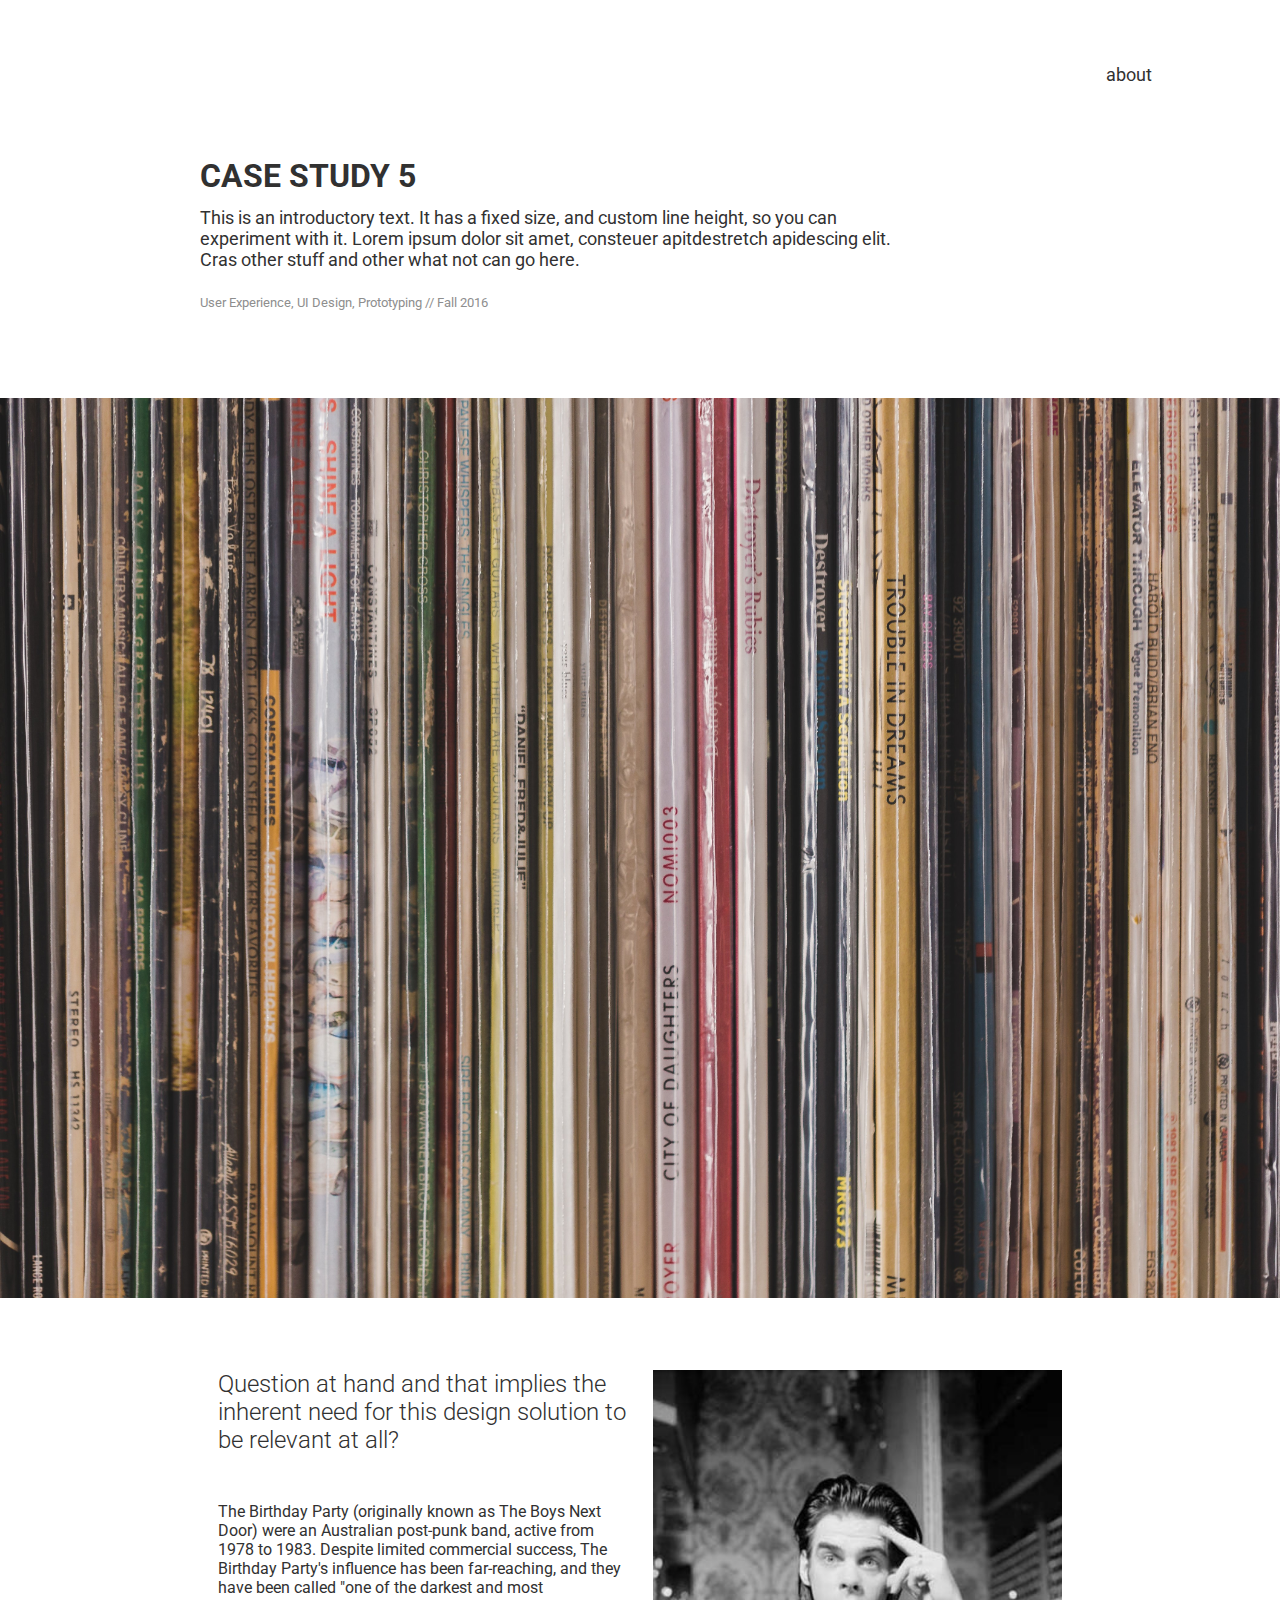
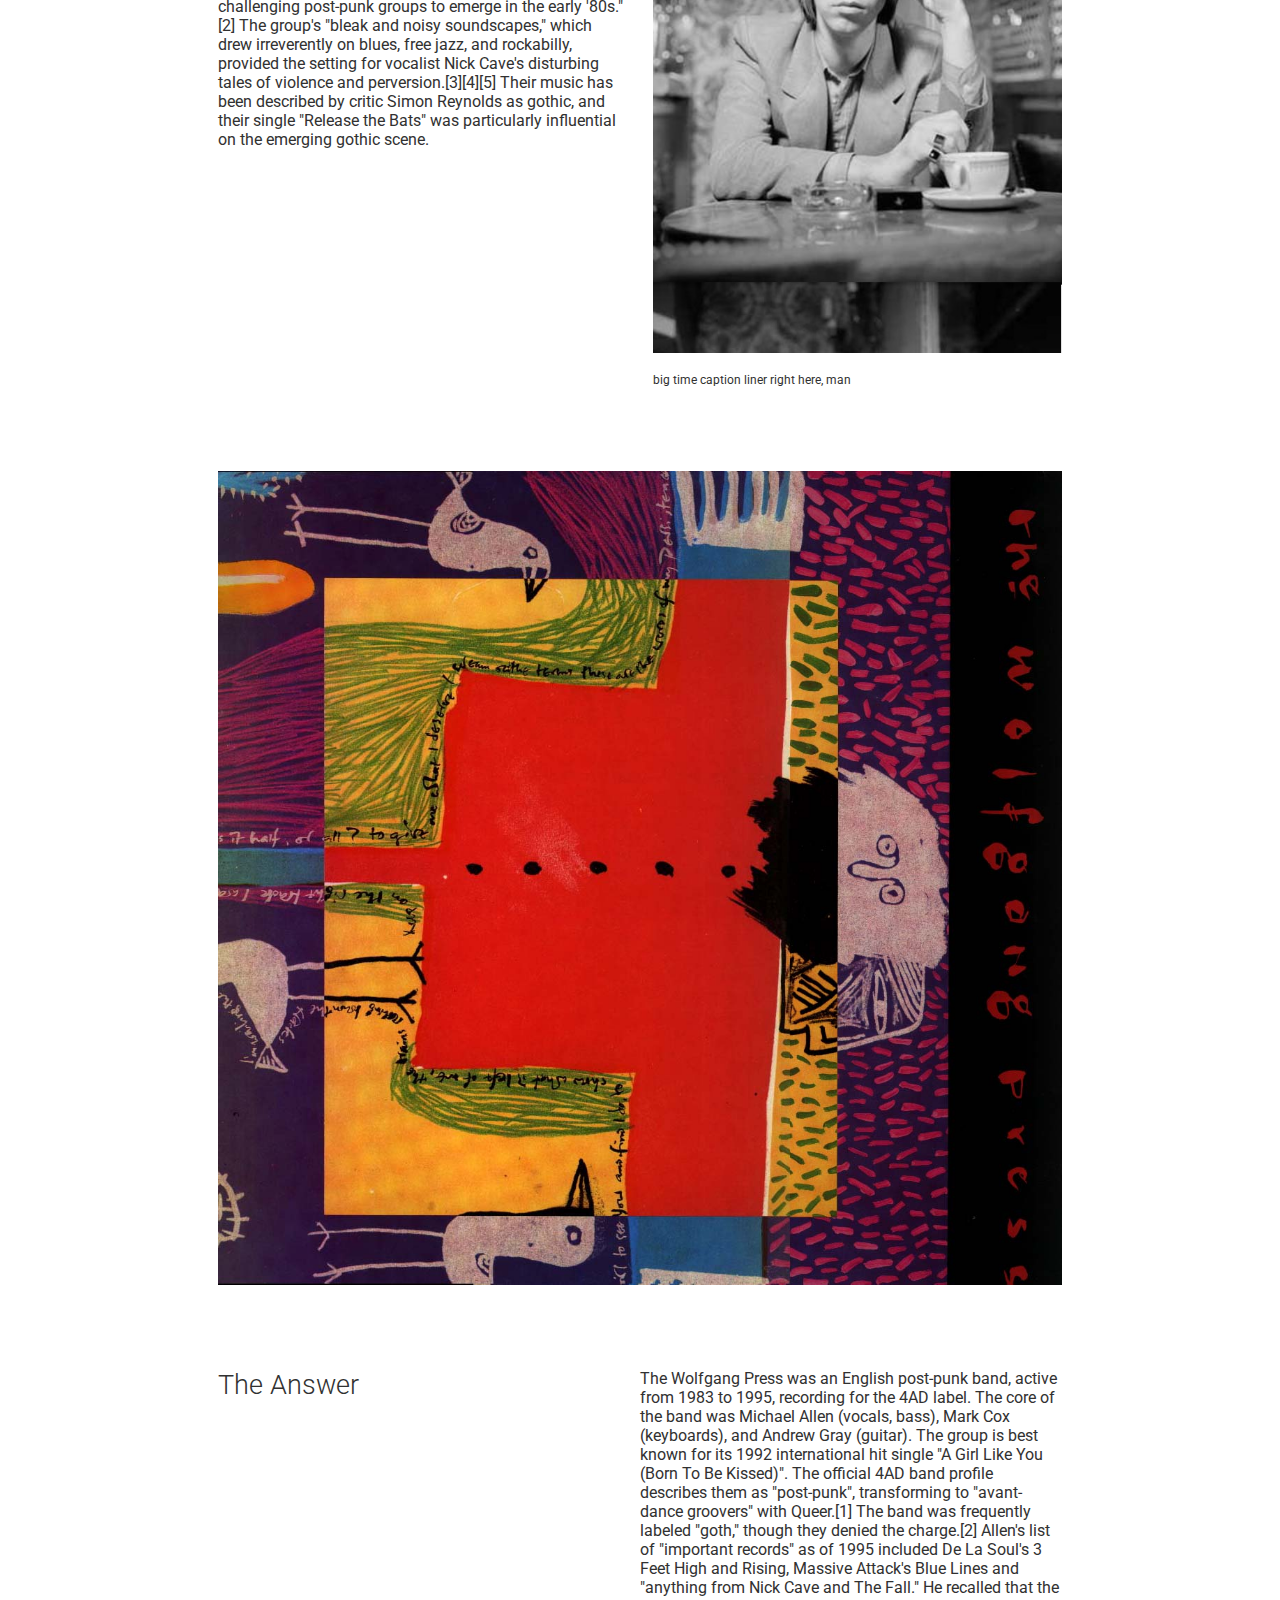
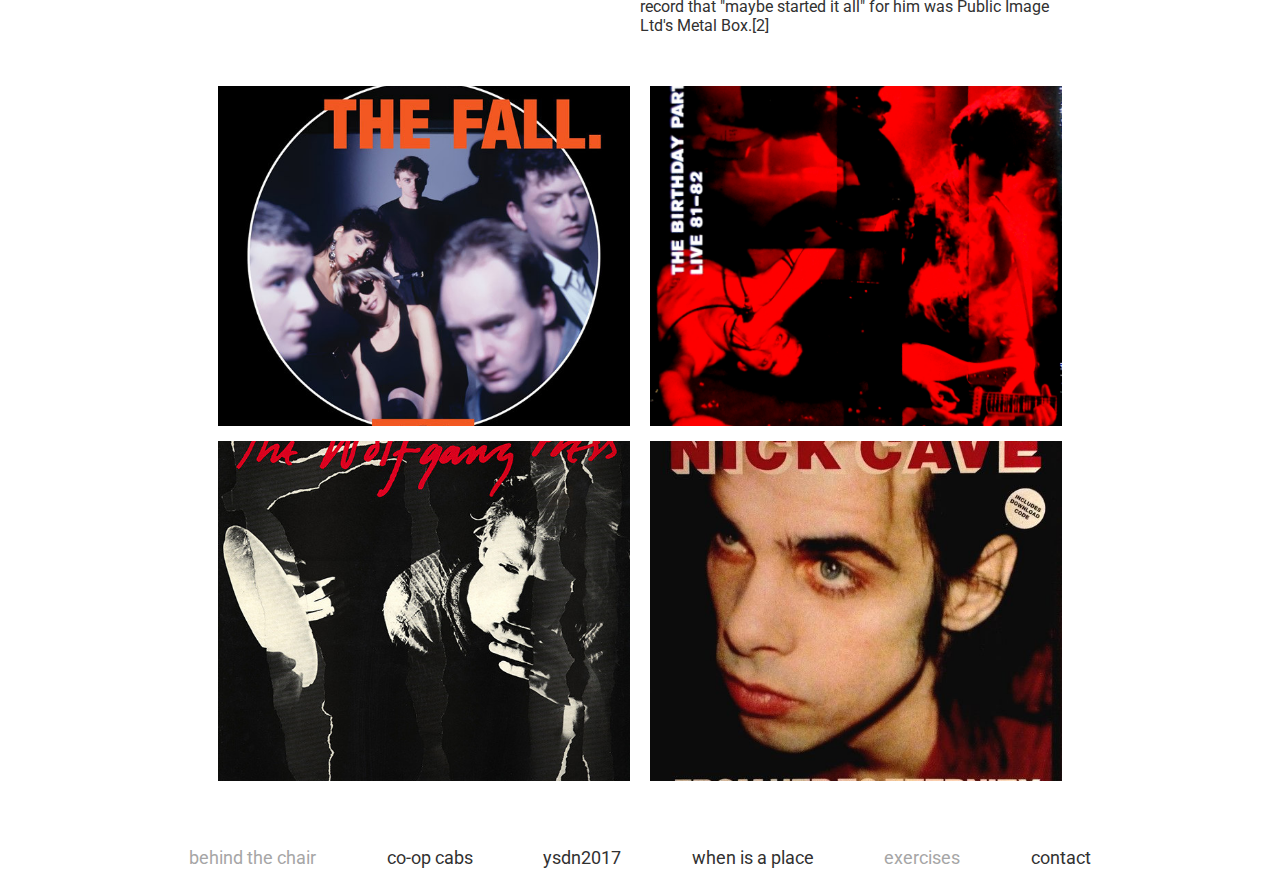
<file: casestudies/5/index.html>
<html>
  <head>
    <title>Fran World</title>
    <meta charset="UTF-8">
    <meta name="description" content="Francesca Morreale. Graphic Designer in Hamilton, ON.">
    <meta name="keywords" content="UI,UX,Designer,Hamilton">
    <meta name="author" content="Francesca Morreale">
    <meta name="viewport" content="width=device-width, initial-scale=1.0">
    <link href="https://fonts.googleapis.com/css?family=IBM+Plex+Sans:200,400,500,500i,700,700i" rel="stylesheet">
    <link href="https://fonts.googleapis.com/css?family=IBM+Plex+Sans:200,400,500,500i,700,700i|Roboto" rel="stylesheet">
    <link href="https://fonts.googleapis.com/css?family=Overpass+Mono" rel="stylesheet">
    <link rel="stylesheet" type="text/css" href="../../styles.css"> 

  </head>
  <body>
    <section class="home-container">
      <header class="home-container-nav">
        <div class="nav dummy"></div>
        <div class="nav"><a href="/">about</a></div>
      </header>

      <div class="case-study-header-container">
        <h1 class="case-study-title">Case Study 5</h1>
        <div class="case-study-description">This is an introductory text. It has a fixed size, and custom line height, so you can experiment with it. Lorem ipsum dolor sit amet, consteuer apitdestretch apidescing elit. Cras other stuff and other what not can go here. </div>
        <div class="case-study-meta">User Experience, UI Design, Prototyping // Fall 2016</div>
      </div>
    </section>

    <section class="case-study-big-image case-study-big-image-1"></section>

    <div class="case-study-inner-margin">

      <section class="case-study-prose">
        <div class="case-study-prose-left">
          <h2>Question at hand and that implies the inherent need for this design solution to be relevant at all?</h2>
          <div>The Birthday Party (originally known as The Boys Next Door) were an Australian post-punk band, active from 1978 to 1983. Despite limited commercial success, The Birthday Party's influence has been far-reaching, and they have been called "one of the darkest and most challenging post-punk groups to emerge in the early '80s."[2] The group's "bleak and noisy soundscapes," which drew irreverently on blues, free jazz, and rockabilly, provided the setting for vocalist Nick Cave's disturbing tales of violence and perversion.[3][4][5] Their music has been described by critic Simon Reynolds as gothic, and their single "Release the Bats" was particularly influential on the emerging gothic scene.</div>
        </div>
        <div class="case-study-prose-right">
          <img src="../../assets/casestudies/1/long.jpg"></img>
          <div class="case-study-prose-long-image-caption">big time caption liner right here, man</div>
        </div>
      </section>

      <section class="case-study-third">
        <img src="../../assets/casestudies/1/three.jpg"></img>
      </section>

      <section class="case-study-fourth">
        <div>
          <h2>The Answer<h2>
        </div>
        <div>The Wolfgang Press was an English post-punk band, active from 1983 to 1995, recording for the 4AD label. The core of the band was Michael Allen (vocals, bass), Mark Cox (keyboards), and Andrew Gray (guitar). The group is best known for its 1992 international hit single "A Girl Like You (Born To Be Kissed)". The official 4AD band profile describes them as "post-punk", transforming to "avant-dance groovers" with Queer.[1] The band was frequently labeled "goth," though they denied the charge.[2] Allen's list of "important records" as of 1995 included De La Soul's 3 Feet High and Rising, Massive Attack's Blue Lines and "anything from Nick Cave and The Fall." He recalled that the record that "maybe started it all" for him was Public Image Ltd's Metal Box.[2]</div>
      </section>

      <section class="case-study-grid">
        <div class="row">
          <div class="col case-study-grid-item case-study-grid-item-1"></div>
          <div class="col case-study-grid-item case-study-grid-item-2"></div>
        </div>
        <div class="row">
          <div class="col case-study-grid-item case-study-grid-item-3"></div>
          <div class="col case-study-grid-item case-study-grid-item-4"></div>
        </div>
      </section>
    </div>

    <footer>
      <div class="footer-item current">
        <a href="/casestudies/1">behind the chair</a>
        <a href="/casestudies/1">1</a>
      </div>
      <div class="footer-item">
        <a href="/casestudies/2">co-op cabs</a>
        <a href="/casestudies/2">2</a>
      </div>
      <div class="footer-item">
        <a href="/casestudies/3">ysdn2017</a>
        <a href="/casestudies/3">3</a>
      </div>
      <div class="footer-item">
        <a href="/casestudies/4">when is a place</a>
        <a href="/casestudies/4">4</a>
      </div>
      <div class="footer-item current">
        <a href="/casestudies/5">exercises</a>
        <a href="/casestudies/5">5</a>
      </div>
      <div class="footer-item">
        <a href="/contact">contact</a>
        <a href="/contact">@</a>
      </div>
    </footer>

    <!-- 3rd party JS Libraries -->
    <script src="https://cdnjs.cloudflare.com/ajax/libs/jquery/3.3.1/jquery.min.js"></script>
    <script src="../../index.js"/> 
    
  </body>
</html>
</file>
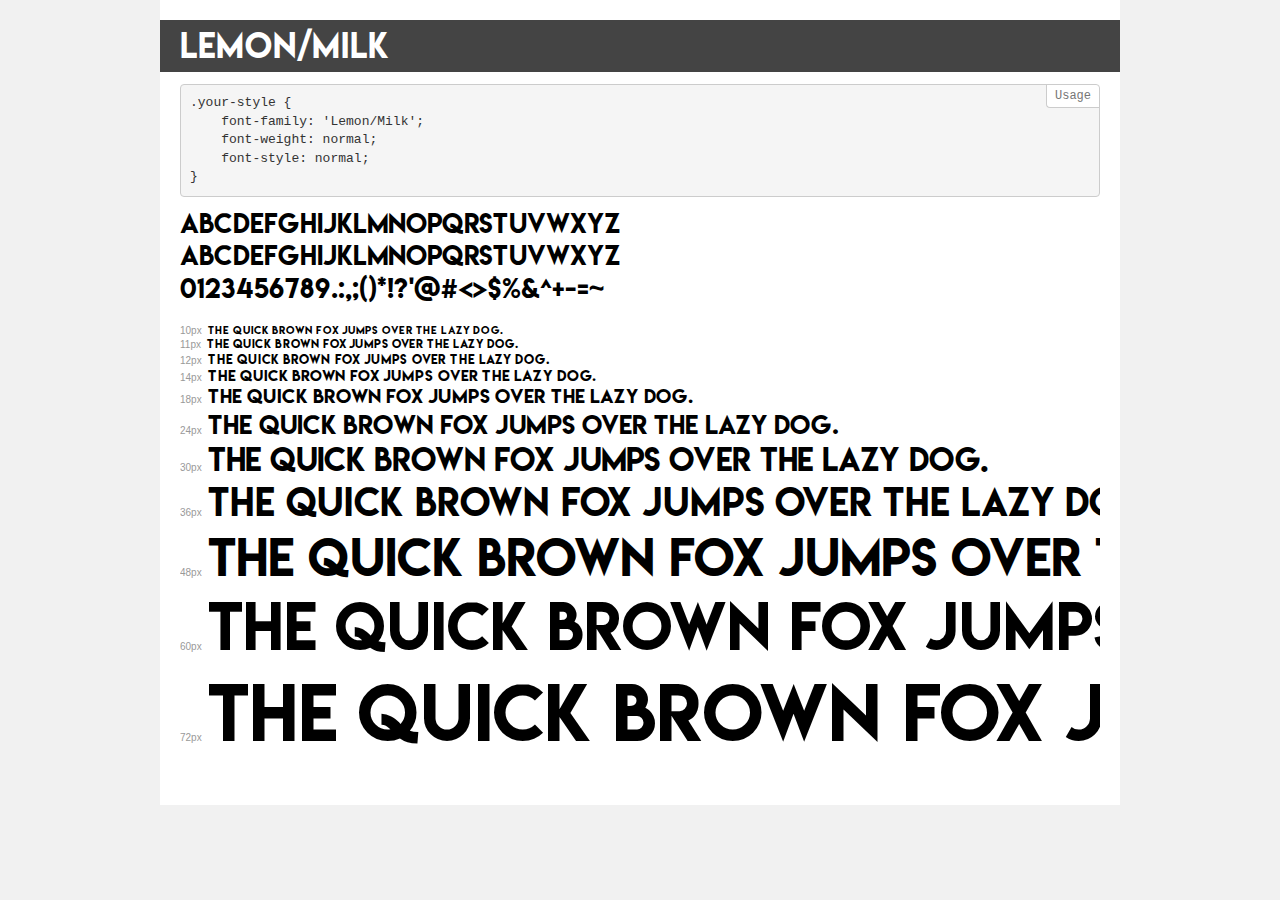
<file: assets/fonts/lemon_milk/demo.html>
<!DOCTYPE html>
<html>
<head>
    <meta charset="utf-8">
    <meta http-equiv="X-UA-Compatible" content="IE=edge">
    <meta name="viewport" content="width=device-width, initial-scale=1">
    <meta name="robots" content="noindex, noarchive">
    <meta name="format-detection" content="telephone=no">
    <title>Transfonter demo</title>
    <link href="stylesheet.css" rel="stylesheet">
    <style>
        /*
        http://meyerweb.com/eric/tools/css/reset/
        v2.0 | 20110126
        License: none (public domain)
        */
        html, body, div, span, applet, object, iframe,
        h1, h2, h3, h4, h5, h6, p, blockquote, pre,
        a, abbr, acronym, address, big, cite, code,
        del, dfn, em, img, ins, kbd, q, s, samp,
        small, strike, strong, sub, sup, tt, var,
        b, u, i, center,
        dl, dt, dd, ol, ul, li,
        fieldset, form, label, legend,
        table, caption, tbody, tfoot, thead, tr, th, td,
        article, aside, canvas, details, embed,
        figure, figcaption, footer, header, hgroup,
        menu, nav, output, ruby, section, summary,
        time, mark, audio, video {
            margin: 0;
            padding: 0;
            border: 0;
            font-size: 100%;
            font: inherit;
            vertical-align: baseline;
        }
        /* HTML5 display-role reset for older browsers */
        article, aside, details, figcaption, figure,
        footer, header, hgroup, menu, nav, section {
            display: block;
        }
        body {
            line-height: 1;
        }
        ol, ul {
            list-style: none;
        }
        blockquote, q {
            quotes: none;
        }
        blockquote:before, blockquote:after,
        q:before, q:after {
            content: '';
            content: none;
        }
        table {
            border-collapse: collapse;
            border-spacing: 0;
        }
        /* common styles */
        body {
            background: #f1f1f1;
            color: #000;
        }
        .page {
            background: #fff;
            width: 920px;
            margin: 0 auto;
            padding: 20px 20px 0 20px;
            overflow: hidden;
        }
        .font-container {
            overflow-x: auto;
            overflow-y: hidden;
            margin-bottom: 40px;
            line-height: 1.3;
            white-space: nowrap;
            padding-bottom: 5px;
        }
        h1 {
            position: relative;
            background: #444;
            font-size: 32px;
            color: #fff;
            padding: 10px 20px;
            margin: 0 -20px 12px -20px;
        }
        .letters {
            font-size: 25px;
            margin-bottom: 20px;
        }
        .s10:before {
            content: '10px';
        }
        .s11:before {
            content: '11px';
        }
        .s12:before {
            content: '12px';
        }
        .s14:before {
            content: '14px';
        }
        .s18:before {
            content: '18px';
        }
        .s24:before {
            content: '24px';
        }
        .s30:before {
            content: '30px';
        }
        .s36:before {
            content: '36px';
        }
        .s48:before {
            content: '48px';
        }
        .s60:before {
            content: '60px';
        }
        .s72:before {
            content: '72px';
        }
        .s10:before, .s11:before, .s12:before, .s14:before,
        .s18:before, .s24:before, .s30:before, .s36:before,
        .s48:before, .s60:before, .s72:before {
            font-family: Arial, sans-serif;
            font-size: 10px;
            font-weight: normal;
            font-style: normal;
            color: #999;
            padding-right: 6px;
        }
        pre {
            display: block;
            position: relative;
            padding: 9px;
            margin: 0 0 10px;
            font-family: Monaco, Menlo, Consolas, "Courier New", monospace !important;
            font-size: 13px;
            line-height: 1.428571429;
            color: #333;
            font-weight: normal !important;
            font-style: normal !important;
            background-color: #f5f5f5;
            border: 1px solid #ccc;
            overflow-x: auto;
            border-radius: 4px;
        }
        pre:after {
            display: block;
            position: absolute;
            right: 0;
            top: 0;
            content: 'Usage';
            line-height: 1;
            padding: 5px 8px;
            font-size: 12px;
            color: #767676;
            background-color: #fff;
            border: 1px solid #ccc;
            border-right: none;
            border-top: none;
            border-radius: 0 4px 0 4px;
            z-index: 10;
        }
        /* responsive */
        @media (max-width: 959px) {
            .page {
                width: auto;
                margin: 0;
            }
        }
    </style>
</head>
<body>
<div class="page">
    <div class="demo" style="font-family: 'Lemon/Milk'; font-weight: normal; font-style: normal;">
        <h1>Lemon/Milk</h1>
        <pre>.your-style {
    font-family: 'Lemon/Milk';
    font-weight: normal;
    font-style: normal;
}</pre>
        <div class="font-container">
            <p class="letters">
                abcdefghijklmnopqrstuvwxyz<br>
ABCDEFGHIJKLMNOPQRSTUVWXYZ<br>
                0123456789.:,;()*!?'@#<>$%&^+-=~
            </p>
            <p class="s10" style="font-size: 10px;">The quick brown fox jumps over the lazy dog.</p>
            <p class="s11" style="font-size: 11px;">The quick brown fox jumps over the lazy dog.</p>
            <p class="s12" style="font-size: 12px;">The quick brown fox jumps over the lazy dog.</p>
            <p class="s14" style="font-size: 14px;">The quick brown fox jumps over the lazy dog.</p>
            <p class="s18" style="font-size: 18px;">The quick brown fox jumps over the lazy dog.</p>
            <p class="s24" style="font-size: 24px;">The quick brown fox jumps over the lazy dog.</p>
            <p class="s30" style="font-size: 30px;">The quick brown fox jumps over the lazy dog.</p>
            <p class="s36" style="font-size: 36px;">The quick brown fox jumps over the lazy dog.</p>
            <p class="s48" style="font-size: 48px;">The quick brown fox jumps over the lazy dog.</p>
            <p class="s60" style="font-size: 60px;">The quick brown fox jumps over the lazy dog.</p>
            <p class="s72" style="font-size: 72px;">The quick brown fox jumps over the lazy dog.</p>
        </div>
    </div>
</div>
</body>
</html>
</file>
<file: styles.css>
html, body {
  font-family: 'Roboto', sans-serif; 
  font-size: 16px;
  color: #313131;
  margin: 0;
  padding: 0;
}

h1, h2, h3, h4, h5, h6 {
  margin: 0;
  padding: 0;
}

h2 {
  font-weight: 300;
}

p {
  margin-top:0px;
  padding-top: 0px;
}

.home-container {
    padding: 5%;
    padding-left: 10%;
    padding-right: 10%;
    padding-bottom: 0%;
}

.home-container-nav {
    display: flex;
    flex-direction: row;
    justify-content: space-between;
}

.spinner {
  display: inline-block;
}

.spinner img {
    transition: 0.3s ease-in-out;
    transform-origin: center;
    animation-name: spin;
    animation-duration: 10000ms;
    animation-iteration-count: infinite;
    animation-timing-function: linear;
    /* height: 160px; */
    /* height: 25%; */
}

.nav {
  display: inline-block;
}

.nav a {
  text-decoration: none;
  color: #313131; 
      font-size: 18px;
}

@-moz-keyframes spin {
    from { -moz-transform: rotate(0deg); }
    to { -moz-transform: rotate(360deg); }
}
@-webkit-keyframes spin {
    from { -webkit-transform: rotate(0deg); }
    to { -webkit-transform: rotate(360deg); }
}
@keyframes spin {
    from {transform:rotate(0deg);}
    to {transform:rotate(360deg);}
}

.hello {
    max-width: 733px;
    margin: 0 auto;
    margin-top: 91px;
    font-size: 25px;
    margin-bottom: 91px;
}

.name {
  text-transform: uppercase;
}

.description {}
.special {
  color: #f6b000;
}

.sub {
    font-size: 20px;
    margin-top: 10px;
}

/*
 * Case Studies
 */

.case-studies {
    width: 100%;
    display: flex;
    flex-direction: row;
}

.case-study-wrapper {
    height: 400px;
    width: 20%;
    background-repeat: no-repeat;
    background-size: cover;
    background-position-x: 50%;
    cursor: pointer;
}

.case-study {
    height: 100%;
    background-repeat: no-repeat;
    background-size: cover;
    background-position-x: 50%;
    cursor: pointer;
}

.case-study-wrapper:nth-of-type(1),
.case-study-wrapper:nth-of-type(1) .case-study {
  background-image: url(assets/static/static1.PNG);
}

.case-study-wrapper:nth-of-type(2),
.case-study-wrapper:nth-of-type(2) .case-study {
  background-image: url(assets/static/static2.PNG);
}

.case-study-wrapper:nth-of-type(3),
.case-study-wrapper:nth-of-type(3) .case-study {
  background-image: url(assets/static/static3.PNG);
}

.case-study-wrapper:nth-of-type(4),
.case-study-wrapper:nth-of-type(4) .case-study {
  background-image: url(assets/static/static4.PNG);
}

.case-study-wrapper:nth-of-type(5),
.case-study-wrapper:nth-of-type(5) .case-study {
  background-image: url(assets/static/static5.PNG);
}

/* 
 * Case Studies Pages
 */

.case-study-header-container {
    padding-top: 4.5em;
    max-width: 700px;
    padding-left: 7%;
    padding-right: 7%;
        padding-bottom: 5.5em;
}

.case-study-title {
    text-transform: uppercase;
    margin-bottom: 12px;
    font-size: 2em;
}

.case-study-description {
  margin-bottom: 1.4em;
      font-size: 18px;
}

.case-study-meta {
      font-size: 13px;
    color: #8e8e8e;
}

/* .case-study-big-img {
    background-color: #f6b000;
    height: 100%;
    width: 100%;
} */

.case-study-big-image {
  background-repeat: no-repeat;
  background-size: cover;
  height: 100%;
  width: 100%;
}

.case-study-big-image-1 { background-image: url(assets/casestudies/1/big.jpg); }

.case-study-inner-margin {
    padding-left: 17%;
    padding-right: 17%;
    /* padding-bottom: 10%; */
    max-width: 900px;
    margin: 0 auto;
    padding-top: 4.5em;
}

.case-study-prose {
    display: flex;
    flex-direction: row;
}
.case-study-prose > div {
      width: 50%;
}

.case-study-prose-left h2 {
  font-weight: 300;
  margin-bottom: 2em;
}

.case-study-prose-left div {
}

.case-study-prose-long-image {
    height: 100%;
    background-repeat: no-repeat;
    background-size: cover;
    background-position-x: 50%;
    cursor: pointer;
}

.case-study-prose-right {
    padding-left: 25px;
}

.case-study-prose-right img {
    max-height: 605px;
    width: 100%;
}

.case-study-prose-long-image-caption {
      font-size: 12px;
    margin-top: 20px;
}

.case-study-third {
    padding-top: 10%;
    padding-bottom: 10%;
    width:100%;
}

.case-study-third img {
  width: 100%;
}

.case-study-fourth {
    display: flex;
    flex-direction: row;
}

.case-study-fourth h2 {
  font-size: 27px;
}

.case-study-fourth > div {
    width: 50%;
}

.case-study-grid {
  padding-top: 6%;
  padding-bottom: 6%;
}
.case-study-grid .row {
      display: flex;
    flex-direction: row;
    width: 100%;
}
.case-study-grid-item {
background-color: grey;
    height: 340px;
    /* margin: 13px; */
    width: 50%;
    background-repeat: no-repeat;
    background-position: center;
    background-size: cover;
}
.case-study-grid-item:nth-child(1) {
  margin-right: 10px;
  margin-bottom: 15px;
}

.case-study-grid-item:nth-child(2) {
  margin-left: 10px;
  margin-bottom: 15px;
}

.case-study-grid-item:nth-child(3) {
  margin-right: 10px;
  margin-top: 10px;
}

.case-study-grid-item:nth-child(4) {
  margin-left: 10px;
  margin-top: 10px;
}

.case-study-grid-item-1 { background-image: url(assets/casestudies/1/grid-1.jpg); }
.case-study-grid-item-2 { background-image: url(assets/casestudies/1/grid-2.jpg); }
.case-study-grid-item-3 { background-image: url(assets/casestudies/1/grid-3.jpg); }
.case-study-grid-item-4 { background-image: url(assets/casestudies/1/grid-4.jpg); }

.row img {
  width: 50%;
}

/*
 Footer  
 */

footer {
    display: flex;
    justify-content: space-around;
    height: 48px;
    padding-left: 12%;
    padding-right: 12%;
}

.footer-item {

}

.footer-item a {
    text-decoration: none;
    color: #313131;
    font-size: 18px;
    transition: 0.2 ease-in;
}

.footer-item a:hover {
  transition: 0.2 ease-in;
  color: #a6a6a6;
}

.footer-item a:active {
  color: #f6b000;
}

.footer-item a:nth-child(2) {
  display: none;
}

.current a {
    color: #a6a6a6;
}

@media (max-width:1100px) {
  .case-studies {
    flex-direction: column;
  }

  .case-study-wrapper, .case-study {
    width: 100%;
  }
}

@media (max-width: 930px) {
  .case-study-grid .row {
    flex-direction: column;
    width: 100%;
  }

  .case-study-grid-item {
    width: 100%;
  }

  .case-study-grid-item {
    margin-top: 0 !important;
    margin-left: 0 !important;
    margin-right: 0 !important;
    margin-bottom: 10px !important;
  }
}

@media (max-width: 1100px) {
  .case-study-prose {
    flex-direction: column;
  }

  .case-study-prose-right {
    padding: 0;
  }

  .case-study-prose-right img {
    max-height: unset; 
    width: 100%;
    margin-top: 33px;
  }

  .case-study-fourth {
    display: flex;
    flex-direction: column;
  }

  .case-study-fourth > div {
    width: 100%;
  }

  .case-study-prose > div {
    width: 100%;
  }
  
  .case-study-fourth h2 {
    margin-bottom: 19px;
  }

  .footer-item a:nth-child(1) {
    display: none;
  }

  .footer-item a:nth-child(2) {
    display: block;
  }
}
</file>
<file: assets/fonts/lemon_milk/stylesheet.css>
@font-face {
    font-family: 'Lemon/Milk';
    src: url('LemonMilk.eot');
    src: url('LemonMilk.eot?#iefix') format('embedded-opentype'),
        url('LemonMilk.woff2') format('woff2'),
        url('LemonMilk.woff') format('woff'),
        url('LemonMilk.ttf') format('truetype'),
        url('LemonMilk.svg#LemonMilk') format('svg');
    font-weight: normal;
    font-style: normal;
}
</file>
